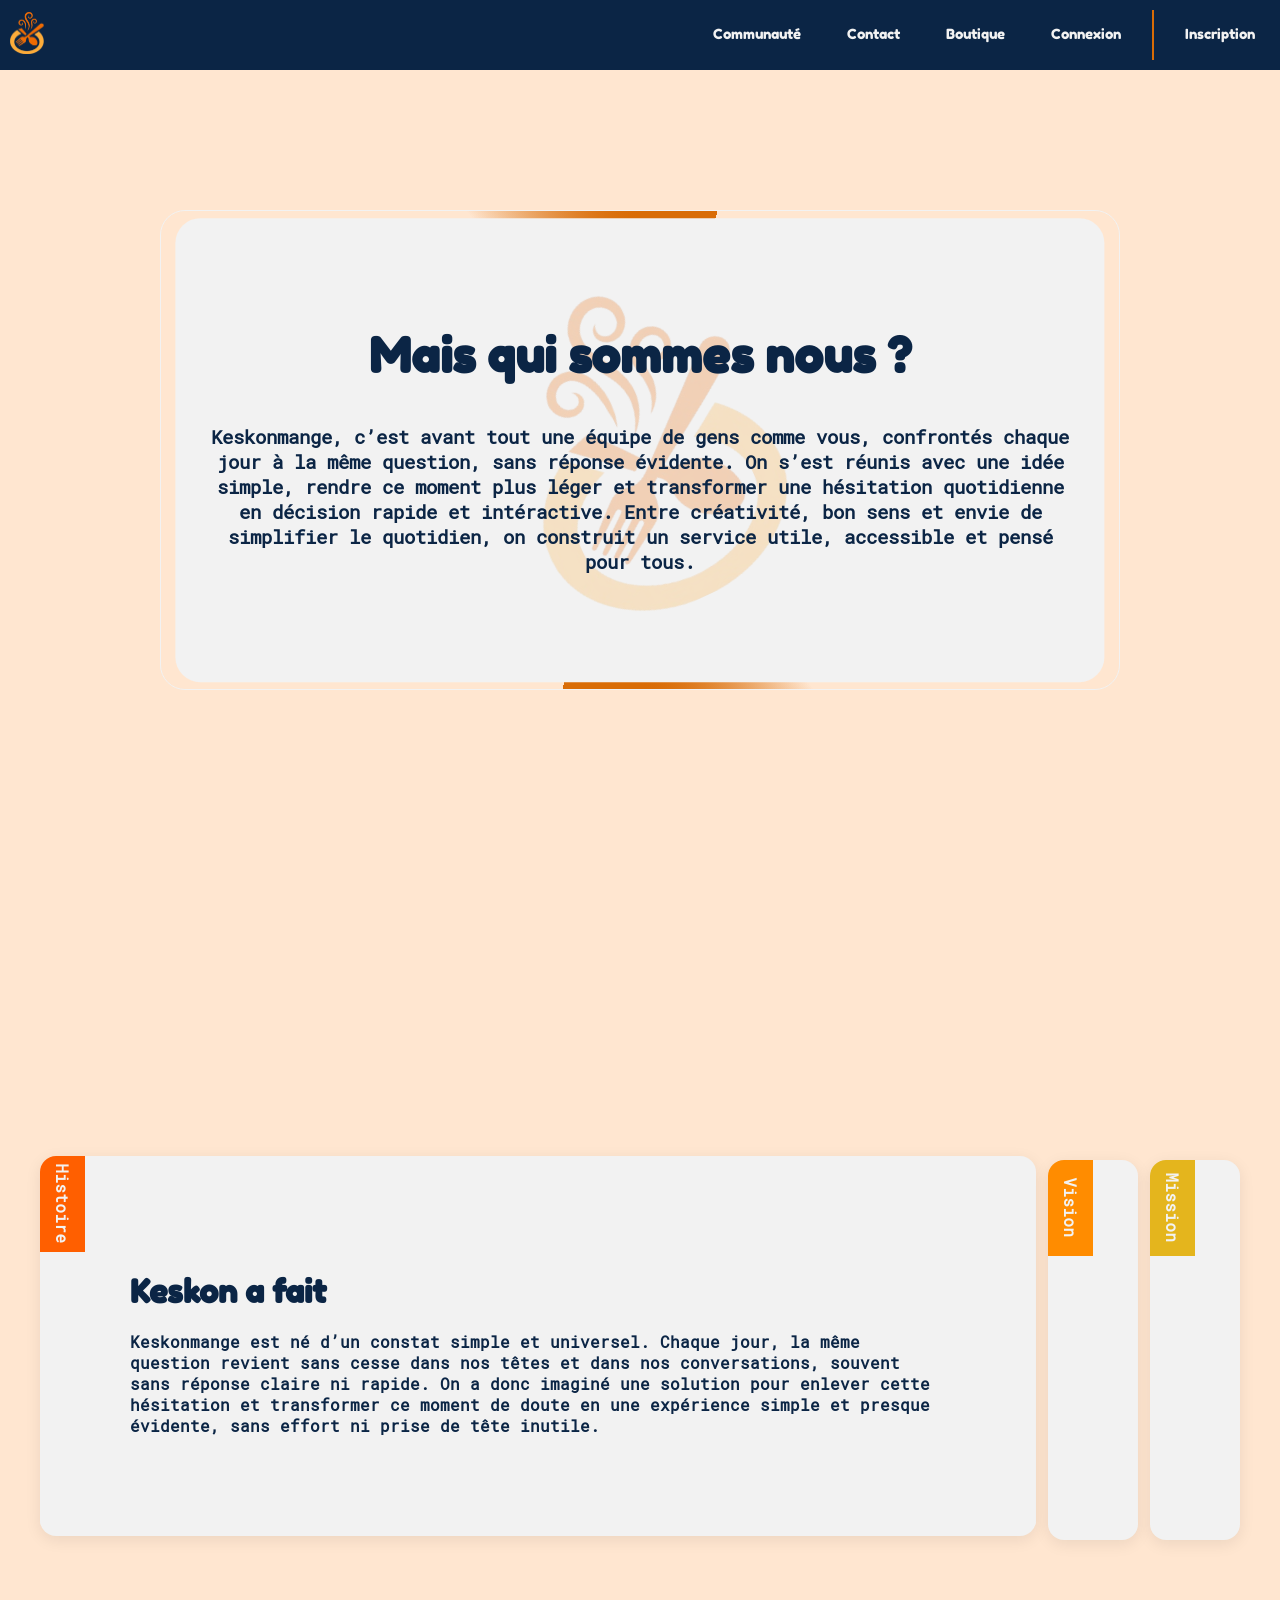
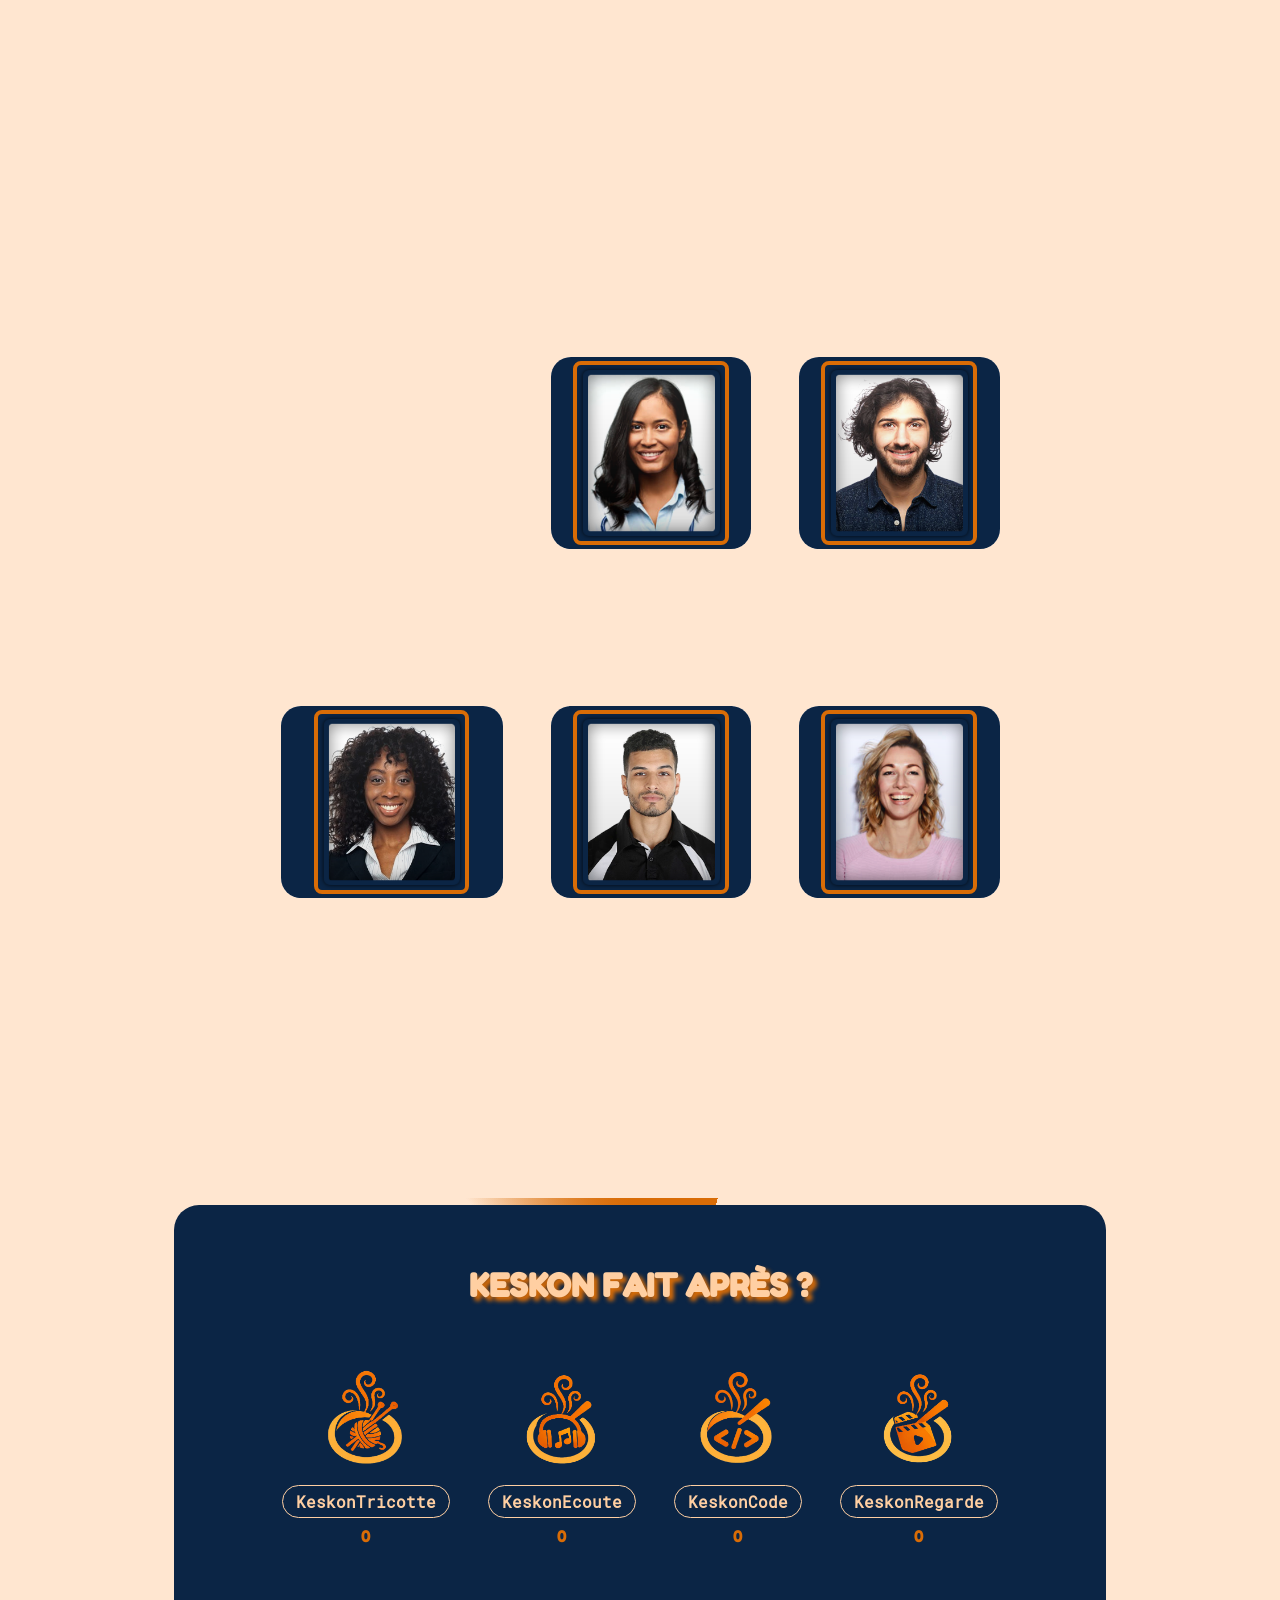
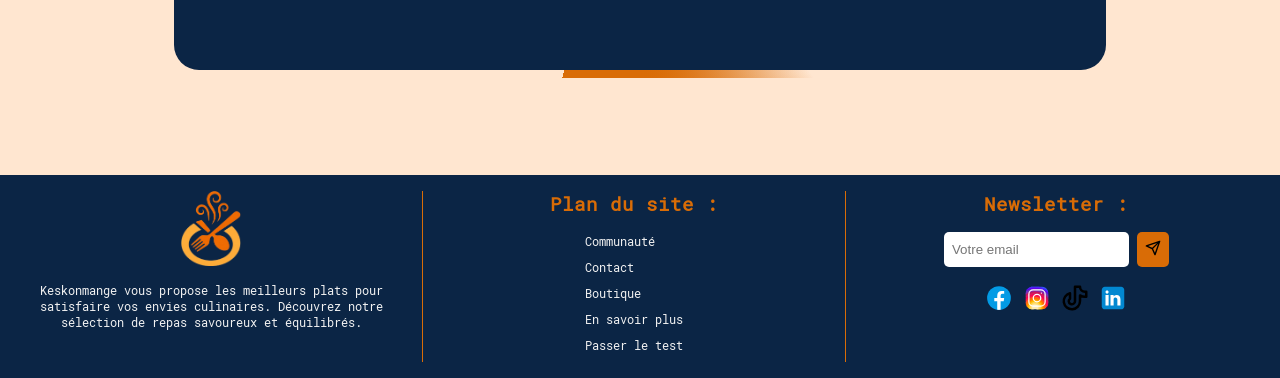
<file: About_us_Page/aboutus.html>
<!doctype html>
<html lang="fr">
  <head>
    <meta charset="UTF-8" />
    <meta name="viewport" content="width=device-width, initial-scale=1.0" />
    <title>Keskonmange | About us</title>
    <link rel="shortcut icon" href="../Assets/Image/Logo.png" />
    <link rel="stylesheet" href="aboutus.css" />
    <link rel="stylesheet" href="aboutusMQ.css" />
    <link rel="stylesheet" href="../nav.css" />
    <link rel="stylesheet" href="../footer.css" />
    <link rel="stylesheet" href="../global.css" />
  </head>

  <body>
    <header>
      <!-- création + ajouter NAV COMMUNE -->
      <!-- nav -->
      <nav class="navbar">
        <!-- logonav -->
        <a href="../homepage/home.html"
          ><img src="../Assets/Image/Logo.png" alt="Keskonmange Logo"
        /></a>
        <!-- link nav -->
        <ul>
          <li id="comunityLink">
            <a href="../comunity/comunity.html">Communauté</a>
          </li>
          <li id="contactLink">
            <a href="../Contact_Page/contact.html">Contact</a>
          </li>
          <li id="shopLink"><a href="../shop_page/shop.html">Boutique</a></li>
          <li class="logInLink"><a href="#">Connexion</a></li>
          <hr />
          <li class="signInLink"><a href="#">Inscription</a></li>
        </ul>
        <!-- Icon burger for mobile version -->
        <div id="burgerIcon" class="burgerMenuActive"></div>
      </nav>
    </header>
    <main>
      <!-- section #1 "Qui sommes nous"  -->
      <section class="s1">
        <div class="box1">
          <div class="box1-logo"></div>
          <div class="box1_inside">
            <h1 class="heading-1">Mais qui sommes nous ?</h1>
            <p>
              Keskonmange, c’est avant tout une équipe de gens comme vous,
              confrontés chaque jour à la même question, sans réponse évidente.
              On s’est réunis avec une idée simple, rendre ce moment plus léger
              et transformer une hésitation quotidienne en décision rapide et
              intéractive. Entre créativité, bon sens et envie de simplifier le
              quotidien, on construit un service utile, accessible et pensé pour
              tous.
            </p>
          </div>
        </div>
      </section>

      <!-- section #2 "Accordéon =Histoire / Vision / Mission" -->
      <section class="accordeus">
        <div class="accordion">
          <!-- accordion 1/3 -->
          <details name="info" open>
            <summary>Histoire</summary>
            <div class="content">
              <h3>Keskon a fait</h3>
              <p>
                Keskonmange est né d’un constat simple et universel. Chaque
                jour, la même question revient sans cesse dans nos têtes et dans
                nos conversations, souvent sans réponse claire ni rapide. On a
                donc imaginé une solution pour enlever cette hésitation et
                transformer ce moment de doute en une expérience simple et
                presque évidente, sans effort ni prise de tête inutile.
              </p>
            </div>
          </details>
          <!-- accordion 2/3 -->
          <details name="info">
            <summary>Vision</summary>
            <div class="content">
              <h3>Keskon veut faire</h3>
              <p>
                On veut aller plus loin que de simples idées de repas. Notre
                ambition est de créer un réflexe du quotidien pour tous ceux qui
                ne veulent plus perdre de temps à réfléchir inutilement.
                Keskonmange doit devenir un outil évident, presque instinctif,
                capable de s’adapter à chacun, à ses envies et à son rythme pour
                rendre chaque décision fluide, rapide et naturelle.
              </p>
            </div>
          </details>
          <!-- accordion 3/3 -->
          <details name="info">
            <summary>Mission</summary>
            <div class="content">
              <h3>Keskon va faire</h3>
              <p>
                On va construire une expérience toujours plus intelligente et
                personnalisée pour accompagner chaque moment de vie. Grâce à des
                suggestions pertinentes et évolutives dans le temps, on aidera
                chacun à décider sans effort et avec plaisir au quotidien.
                Keskonmange deviendra un allié simple, fiable et incontournable
                pour répondre à cette question que tout le monde se pose.
              </p>
            </div>
          </details>
        </div>
      </section>

      <!-- section #3 "Cards animations = L'équipe" -->
      <section class="Container">
        <h1><span class="h1-inner">la dream team</span></h1>
        <div class="crew-cards">
          <!-- card1 -->
          <div class="card">
            <div class="top">
              <img src="../About_us_Page/crewcards/A_pp.png" alt="Alma" />
            </div>
            <div class="bottom">
              <h2>Alma, la cheffe</h2>
              <p>
                Elle imagine des recettes gourmandes et faciles à cuisiner pour
                tous les jours.<br />
                <strong>Péché mignon? Empanadas</strong>
              </p>
            </div>
          </div>
          <!-- card2 -->
          <div class="card">
            <div class="top">
              <img src="../About_us_Page/crewcards/B_pp.png" alt="Boris" />
            </div>
            <div class="bottom">
              <h2>Boris, la tech</h2>
              <p>
                Il développe des outils qui fluidifie votre expérience et vous
                aide à trouver un repas en quelques clics.<br />
                <strong>Péché mignon? Burger</strong>
              </p>
            </div>
          </div>
          <!-- card3 -->
          <div class="card">
            <div class="top">
              <img src="../About_us_Page/crewcards/C_pp.png" alt="Charline" />
            </div>
            <div class="bottom">
              <h2>Charline, la vision</h2>
              <p>
                Elle pilote Keskonmange au quotidien avec clarté, proposant un
                service agréable pour tous.
                <br />
                <strong>Péché mignon? Bun Cha</strong>
              </p>
            </div>
          </div>
          <!-- card4 -->
          <div class="card">
            <div class="top">
              <img src="../About_us_Page/crewcards/D_pp.png" alt="Driss" />
            </div>
            <div class="bottom">
              <h2>Driss, le coach</h2>
              <p>
                Il vous aide à manger sain, sans contrainte. Son nindo ? Le
                plaisir de bien manger sans se frustrer. <br />
                <strong>Péché mignon? Riz dinde</strong>
              </p>
            </div>
          </div>
          <!-- card5 -->
          <div class="card">
            <div class="top">
              <img src="../About_us_Page/crewcards/E_pp.png" alt="Estelle" />
            </div>
            <div class="bottom">
              <h2>Estelle, la créa</h2>
              <p>
                La D.A c'est son dada. Elle pense et propose un service fluide
                et agréable à utiliser chaque jour. <br />
                <strong>Péché mignon? Risotto</strong>
              </p>
            </div>
          </div>
        </div>
      </section>

      <!-- section #4 "Keskon fait après ?" -->
      <section class="s4">
        <div class="box2">
          <div class="s4box">
            <h2>KESKON FAIT APRÈS ?</h2>
            <div class="iconbox">
              <div class="iconitem">
                <div class="iconwrap">
                  <img
                    src="../About_us_Page/pictures_backgournd/keskonIcons/noBG/KeskonTricotte-removebg.png"
                    alt="keskontricotte"
                  />
                </div>
                <a>KeskonTricotte</a>
              </div>

              <div class="iconitem">
                <div class="iconwrap">
                  <img
                    src="../About_us_Page/pictures_backgournd/keskonIcons/noBG/keskonécoute-removebg.png"
                    alt="keskonécoute"
                  />
                </div>
                <a>KeskonEcoute</a>
              </div>
              <div class="iconitem">
                <div class="iconwrap">
                  <img
                    src="../About_us_Page/pictures_backgournd/keskonIcons/noBG/keskonCode-removebg.png"
                    alt="keskoncode"
                  />
                </div>
                <a>KeskonCode</a>
              </div>
              <div class="iconitem">
                <div class="iconwrap">
                  <img
                    src="../About_us_Page/pictures_backgournd/keskonIcons/noBG/KeskonRegarde-removebg.png"
                    alt="keskonregarde"
                  />
                </div>
                <a>KeskonRegarde</a>
              </div>
            </div>
          </div>
        </div>
      </section>
    </main>
    <!-- création + ajouter FOOTER commun -->
    <footer>
      <!-- Description du site -->
      <section class="containerFooter">
        <div class="footer-logo block">
          <img
            class="logo-footer"
            src="../Contact_Page/ImagesContact/Logo.png"
            alt="Logo Keskonmange"
          />
          <p>
            Keskonmange vous propose les meilleurs plats pour satisfaire vos
            envies culinaires. Découvrez notre sélection de repas savoureux et
            équilibrés.
          </p>
        </div>
        <!-- Plan du site -->
        <div class="footerLinks block">
          <h3>Plan du site :</h3>
          <ul>
            <li id="comunityLink">
              <a href="../comunity/comunity.html">Communauté</a>
            </li>
            <li id="contactLink">
              <a href="../Contact_Page/contact.html" target="_blank">Contact</a>
            </li>
            <li id="shopLink">
              <a href="../shop_page/shop.html" target="_blank">Boutique</a>
            </li>
            <li id="aboutUsLink">
              <a href="../About_us_Page/aboutus.html" target="_blank"
                >En savoir plus</a
              >
            </li>
            <li id="testLink">
              <a href="../testPage/testPage.html" target="_blank"
                >Passer le test</a
              >
            </li>
          </ul>
        </div>

        <!-- Newsletter + réseaux sociaux -->
        <div class="newsletter block">
          <h3>Newsletter :</h3>
          <div class="inputNewsletter">
            <input type="email" placeholder="Votre email" />
            <button>
              <svg
                xmlns="http://www.w3.org/2000/svg"
                width="16"
                height="16"
                fill="currentColor"
                viewBox="0 0 16 16"
              >
                <path
                  fill-rule="evenodd"
                  d="M15.328 1.294a.798.798 0 0 0-.034-.174c-.006-.02-.013-.046-.026-.066A.65.65 0 0 0 15.14.86a.648.648 0 0 0-.267-.153.567.567 0 0 0-.146-.027.338.338 0 0 0-.087-.013.478.478 0 0 0-.193.04h-.007c-.013.007-.02.007-.033.013L1.114 5.374a.66.66 0 0 0-.446.6.658.658 0 0 0 .393.633l5.78 2.567 2.56 5.766c.107.247.36.407.633.394a.668.668 0 0 0 .6-.447l4.667-13.333a.743.743 0 0 0 .033-.207c0-.02-.006-.04-.006-.053ZM12.12 2.94 7.188 7.874l-4.047-1.8 8.98-3.134Zm-2.187 9.927L8.128 8.814l4.96-4.96-3.154 9.013Z"
                />
              </svg>
            </button>
          </div>

          <!-- Réseaux sociaux footer -->
          <ul>
            <li>
              <img
                src="../Contact_Page/ImagesContact/icons8-facebook.svg"
                alt="Logo Facebook"
              />
            </li>
            <li>
              <img
                src="../Contact_Page/ImagesContact/icons8-instagram.svg"
                alt="Logo Instagram"
              />
            </li>
            <li>
              <img
                src="../Contact_Page/ImagesContact/icons8-tiktok.svg"
                alt="Logo Tiktok"
              />
            </li>
            <li>
              <img
                src="../Contact_Page/ImagesContact/icons8-linkedin.svg"
                alt="Logo Linkedin"
              />
            </li>
          </ul>
        </div>
      </section>
    </footer>
    <!-- JAVASCRIPT MIAM MIAM -->
    <script src="aboutus.js"></script>
  </body>
</html>
</file>
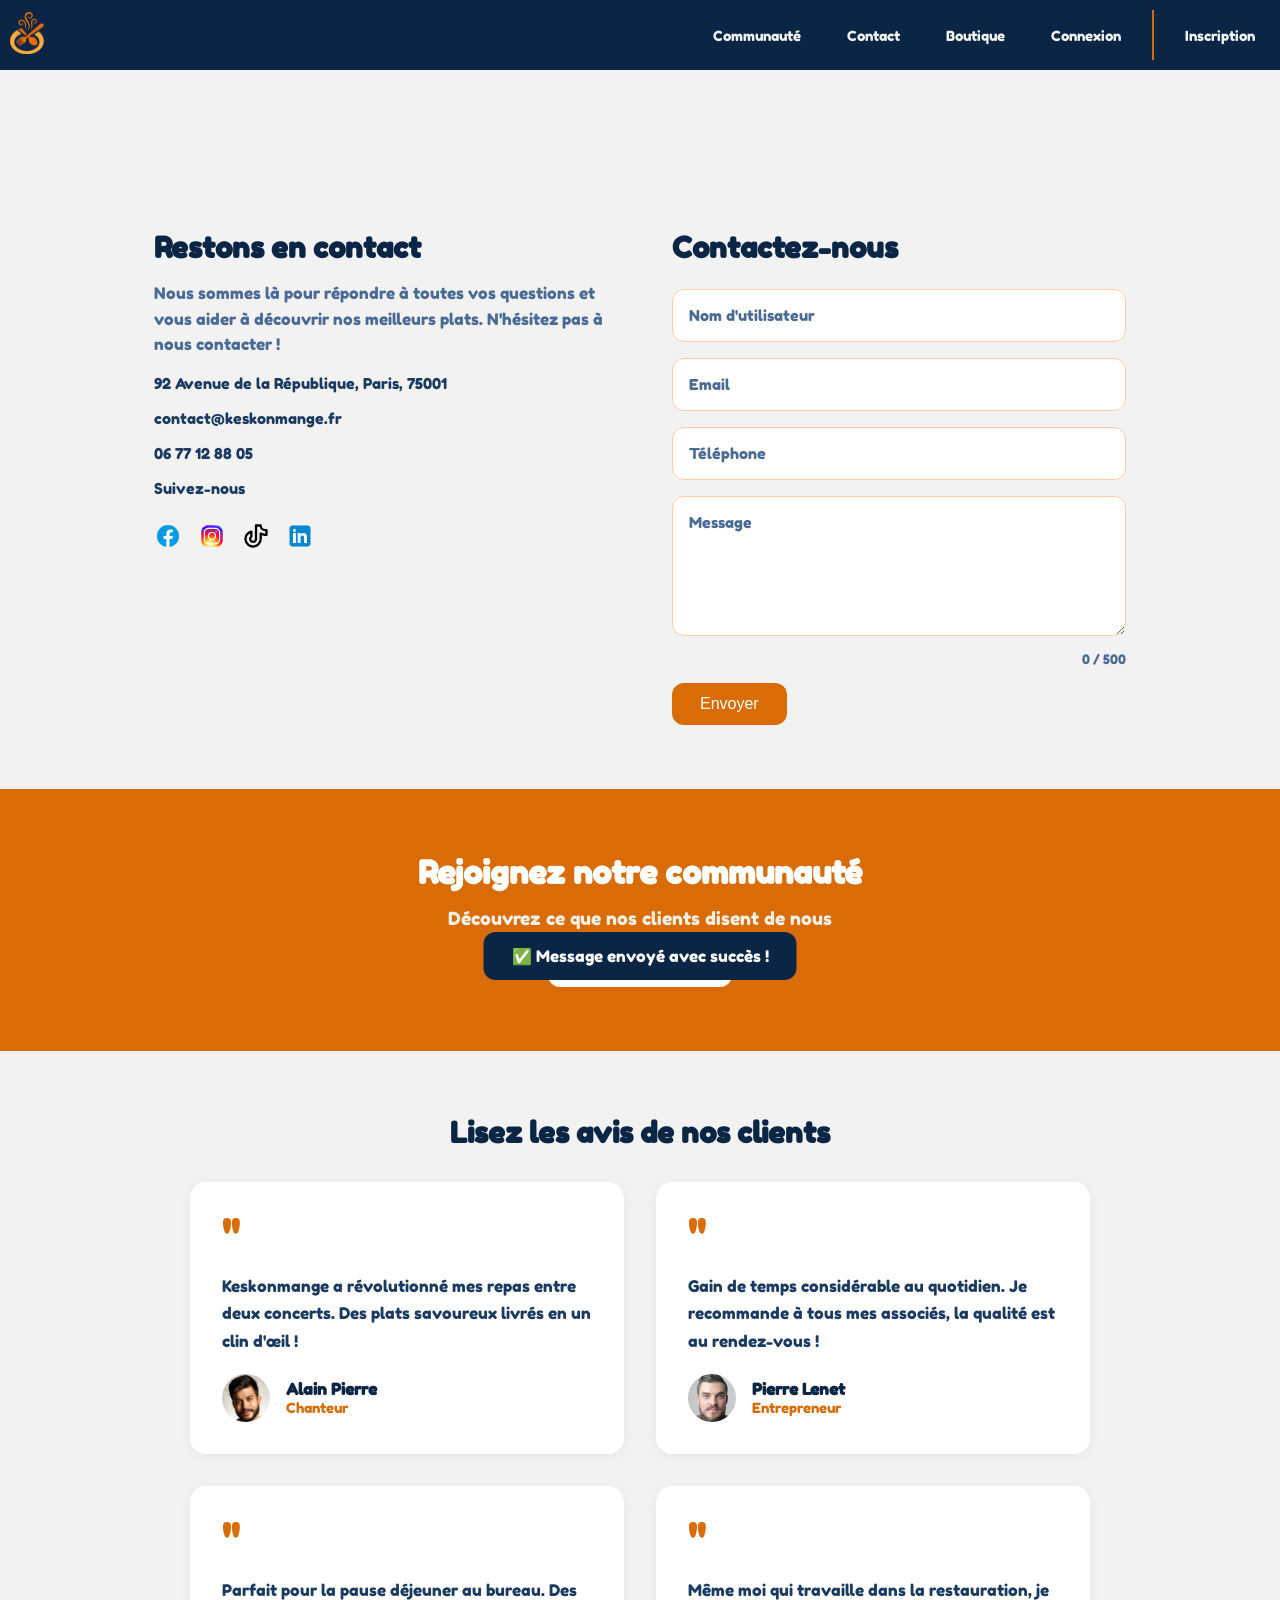
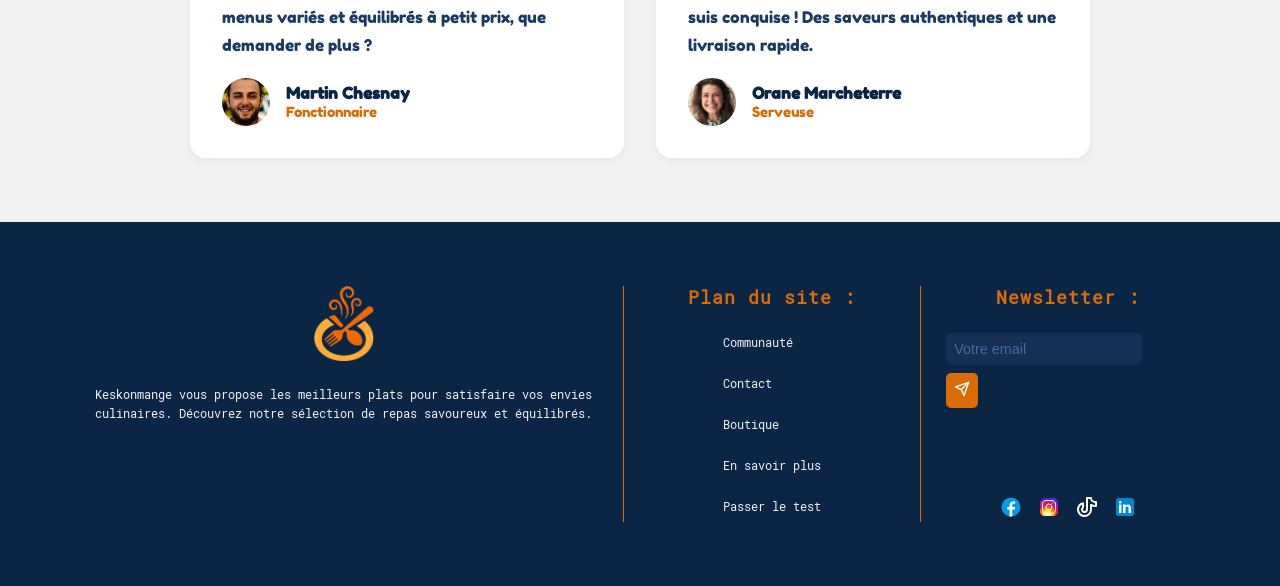
<file: Contact_Page/contact.html>
<!doctype html>
<html lang="fr">
  <head>
    <meta charset="UTF-8" />
    <meta name="viewport" content="width=device-width, initial-scale=1.0" />
    <title>Keskonmange</title>
    <link rel="shortcut icon" href="../Assets/Image/Logo.png" type="image/x-icon" />
    <link rel="stylesheet" href="./contact.css" />
     <link rel="stylesheet" href="../footer.css" />
    <link rel="stylesheet" href="../nav.css" />
    <link rel="stylesheet" href="../global.css" />
  </head>
  <body>
    <!-- ===== HEADER ===== -->

    <header>

         <!-- nav -->
        <nav class="navbar">
            <!-- logonav -->
            <a href="../homepage/home.html"><img src="../Assets/Image/Logo.png" alt="Keskonmange Logo" /></a>
            <!-- link nav -->
            <ul>
                <li id="comunityLink"><a href="../comunity/comunity.html">Communauté</a></li>
                <li id="contactLink"><a href="../Contact_Page/contact.html">Contact</a></li>
                <li id="shopLink"><a href="../shop_page/shop.html">Boutique</a></li>
                <li class="logInLink"><a href="#">Connexion</a></li>
                <hr />
                <li class="signInLink"><a href="#">Inscription</a></li>
            </ul>
            <!-- Icon burger for mobile version -->
            <div id="burgerIcon" class="burgerMenuActive"></div>
        </nav>

    </header>
    <!-- ===== SECTION CONTACT ===== -->
    <section>
      <div class="contact">
        <!-- Infos de contact -->
        <div class="firstcontact">
          <h2>Restons en contact</h2>
          <p>
            Nous sommes là pour répondre à toutes vos questions et vous aider à
            découvrir nos meilleurs plats. N'hésitez pas à nous contacter !
          </p>
          <span>92 Avenue de la République, Paris, 75001</span>
          <span>contact@keskonmange.fr</span>
          <span>06 77 12 88 05</span>

          <!-- Réseaux sociaux -->
          <span>Suivez-nous</span>
          <ul>
            <li>
              <img
                src="../Contact_Page/ImagesContact/icons8-facebook.svg"
                alt="Logo Facebook"
              />
            </li>
            <li>
              <img
                src="../Contact_Page/ImagesContact/icons8-instagram.svg"
                alt="Logo Instagram"
              />
            </li>
            <li>
              <img
                src="../Contact_Page/ImagesContact/icons8-tiktok.svg"
                alt="Logo Tiktok"
              />
            </li>
            <li>
              <img
                src="../Contact_Page/ImagesContact/icons8-linkedin.svg"
                alt="Logo Linkedin"
              />
            </li>
          </ul>
        </div>

        <!-- Formulaire de contact -->
        <div class="secondcontact">
          <h2>Contactez-nous</h2>
          <form>
            <input type="text" placeholder="Nom d'utilisateur" />
            <input type="email" placeholder="Email" />
            <input type="tel" placeholder="Téléphone" />
            <textarea placeholder="Message"></textarea>
            <button type="submit">Envoyer</button>
          </form>
        </div>
      </div>
    </section>

    <!-- ===== BANNIÈRE CTA ===== -->
    <section class="banniere">
      <h2>Rejoignez notre communauté</h2>
      <p>Découvrez ce que nos clients disent de nous</p>
      <button type="submit">Rejoignez-nous !</button>
    </section>

    <!-- ===== AVIS CLIENTS ===== -->
    <section class="avisclients">
      <h2>Lisez les avis de nos clients</h2>

      <div class="temoignages">
        <!-- Carte 1 : sans auteur -->
        <section class="carte-temoignage">
          <span class="guillemet">"</span>
          <p class="texte">
            Keskonmange a révolutionné mes repas entre deux concerts. Des plats
            savoureux livrés en un clin d'œil !
          </p>
          <div class="auteur">
            <img
              src="../Contact_Page/ImagesContact/Alain Pierre.png"
              alt="Portrait de Alain Pierre"
            />
            <div>
              <p class="nom">Alain Pierre</p>
              <p class="profession">Chanteur</p>
            </div>
          </div>
        </section>

        <!-- Carte 2 : sans auteur -->
        <section class="carte-temoignage">
          <span class="guillemet">"</span>
          <p class="texte">
            Gain de temps considérable au quotidien. Je recommande à tous mes
            associés, la qualité est au rendez-vous !
          </p>
          <div class="auteur">
            <img
              src="./ImagesContact/Pierre Lenet.png"
              alt="Portrait de Pierre Lenet"
            />
            <div>
              <p class="nom">Pierre Lenet</p>
              <p class="profession">Entrepreneur</p>
            </div>
          </div>
        </section>

        <!-- Carte 3 : avec auteur -->
        <section class="carte-temoignage">
          <span class="guillemet">"</span>
          <p class="texte">
            Parfait pour la pause déjeuner au bureau. Des menus variés et
            équilibrés à petit prix, que demander de plus ?
          </p>
          <div class="auteur">
            <img
              src="../Contact_Page/ImagesContact/Martin Chesnay.png"
              alt="Portrait de Martin Chesnay"
            />
            <div>
              <p class="nom">Martin Chesnay</p>
              <p class="profession">Fonctionnaire</p>
            </div>
          </div>
        </section>

        <!-- Carte 4 : avec auteur -->
        <section class="carte-temoignage">
          <span class="guillemet">"</span>
          <p class="texte">
            Même moi qui travaille dans la restauration, je suis conquise ! Des
            saveurs authentiques et une livraison rapide.
          </p>
          <div class="auteur">
            <img
              src="../Contact_Page/ImagesContact/Orane Marcheterre.png"
              alt="Portrait de Orane Marcheterre"
            />
            <div>
              <p class="nom">Orane Marcheterre</p>
              <p class="profession">Serveuse</p>
            </div>
          </div>
        </section>
      </div>
    </section>

    <!-- ===== FOOTER ===== -->
  <footer>
      <!-- Description du site -->
       <section class="containerFooter">
      <div class="footer-logo block">
        <img
          class="logo-footer"
          src="../Contact_Page/ImagesContact/Logo.png"
          alt="Logo Keskonmange"
        />
        <p>
          Keskonmange vous propose les meilleurs plats pour satisfaire vos
          envies culinaires. Découvrez notre sélection de repas savoureux et
          équilibrés.
        </p>
      </div>
      <!-- Plan du site -->
      <div class="footerLinks block">
        <h3>Plan du site :</h3>
        <ul>
                <li id="comunityLink"><a href="../comunity/comunity.html">Communauté</a></li>
                <li id="contactLink"><a href="../Contact_Page/contact.html" target="_blank">Contact</a></li>
                <li id="shopLink"><a href="../shop_page/shop.html"  target="_blank">Boutique</a></li>
                <li id="aboutUsLink"><a href="../About_us_Page/aboutus.html" target="_blank">En savoir plus</a></li>
                <li id="testLink"><a href="../testPage/testPage.html" target="_blank">Passer le test</a></li>


                
            </ul>
      </div>

      <!-- Newsletter + réseaux sociaux -->
      <div class="newsletter block">
        <h3>Newsletter :</h3>
        <div class="inputNewsletter">
        <input type="email" placeholder="Votre email" />
        <button>
          <svg
            xmlns="http://www.w3.org/2000/svg"
            width="16"
            height="16"
            fill="currentColor"
            viewBox="0 0 16 16"
          >
            <path
              fill-rule="evenodd"
              d="M15.328 1.294a.798.798 0 0 0-.034-.174c-.006-.02-.013-.046-.026-.066A.65.65 0 0 0 15.14.86a.648.648 0 0 0-.267-.153.567.567 0 0 0-.146-.027.338.338 0 0 0-.087-.013.478.478 0 0 0-.193.04h-.007c-.013.007-.02.007-.033.013L1.114 5.374a.66.66 0 0 0-.446.6.658.658 0 0 0 .393.633l5.78 2.567 2.56 5.766c.107.247.36.407.633.394a.668.668 0 0 0 .6-.447l4.667-13.333a.743.743 0 0 0 .033-.207c0-.02-.006-.04-.006-.053ZM12.12 2.94 7.188 7.874l-4.047-1.8 8.98-3.134Zm-2.187 9.927L8.128 8.814l4.96-4.96-3.154 9.013Z"
            />
          </svg>
        </button>
        </div>

        <!-- Réseaux sociaux footer -->
        <ul>
          <li>
            <img
              src="../Contact_Page/ImagesContact/icons8-facebook.svg"
              alt="Logo Facebook"
            />
          </li>
          <li>
            <img
              src="../Contact_Page/ImagesContact/icons8-instagram.svg"
              alt="Logo Instagram"
            />
          </li>
          <li>
            <img
              src="../Contact_Page/ImagesContact/icons8-tiktok.svg"
              alt="Logo Tiktok"
            />
          </li>
          <li>
            <img
              src="../Contact_Page/ImagesContact/icons8-linkedin.svg"
              alt="Logo Linkedin"
            />
          </li>
        </ul>
      </div>
      </section>
    </footer>
    <script src="./contact.js"></script>
  </body>
</html>
</file>
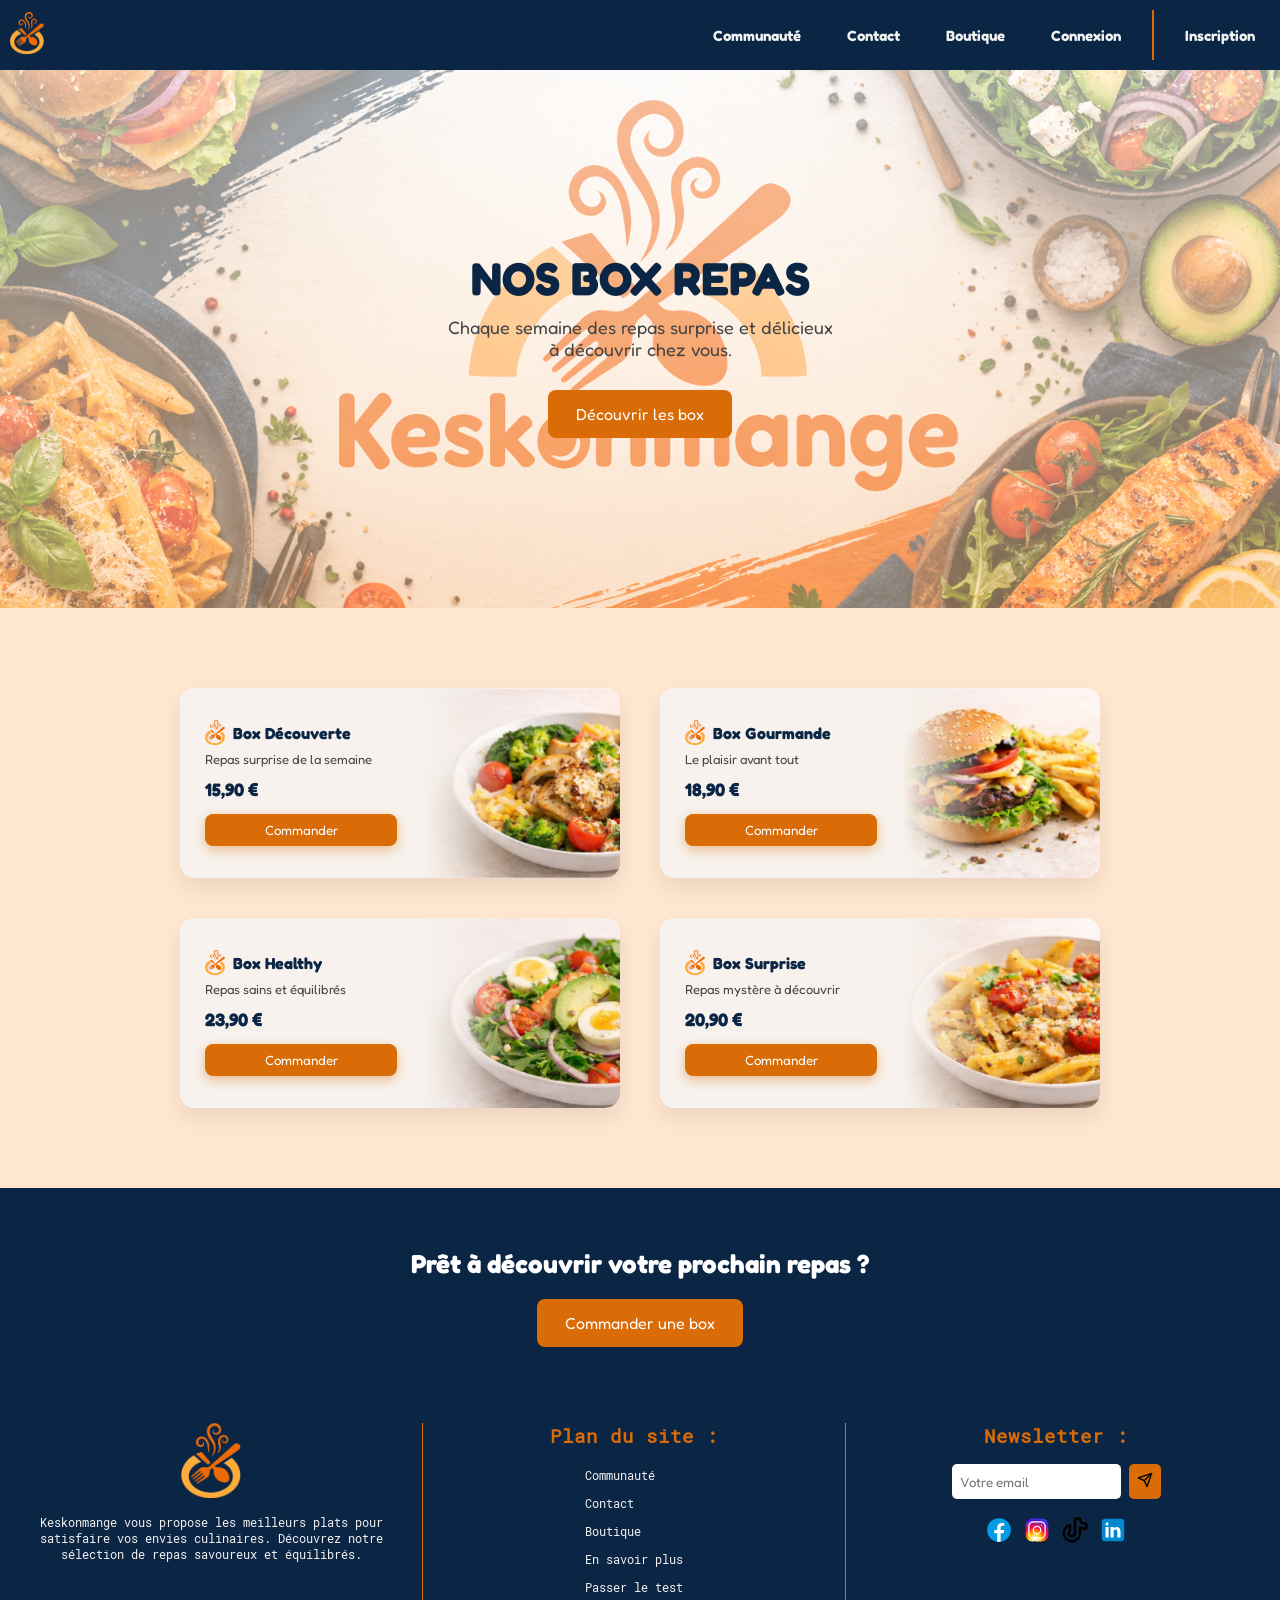
<file: shop_page/shop.html>
<!DOCTYPE html>
<html lang="fr">

<head>

    <meta charset="UTF-8">
    <meta name="viewport" content="width=device-width, initial-scale=1.0">

    <title>Keskonmange Shop</title>

    <link rel="stylesheet" href="shop.css">
    <link rel="stylesheet" href="../nav.css" />
    <link rel="stylesheet" href="../global.css" />
    <link rel="stylesheet" href="../footer.css" />

    <link href="https://fonts.googleapis.com/css2?family=Fredoka+One&display=swap" rel="stylesheet">

</head>

<body>


    <header>
        <!-- nav -->
        <nav class="navbar">
            <!-- logonav -->
            <a href="../homepage/home.html"><img src="../Assets/Image/Logo.png" alt="Keskonmange Logo" /></a>
            <!-- link nav -->
            <ul>
                <li id="comunityLink"><a href="../comunity/comunity.html" target="_blank">Communauté</a></li>
                <li id="contactLink"><a href="../Contact_Page/contact.html" target="_blank">Contact</a></li>
                <li id="shopLink"><a href="shop.html" target="_blank">Boutique</a></li>
                <li class="logInLink"><a href="#">Connexion</a></li>
                <hr />
                <li class="signInLink"><a href="#">Inscription</a></li>
            </ul>
            <!-- Icon burger for mobile version -->
            <div id="burgerIcon" class="burgerMenuActive"></div>
        </nav>
    </header>



    <!-- HERO -->

    <section class="hero">

        <h1>NOS BOX REPAS</h1>

        <p>Chaque semaine des repas surprise et délicieux<br>
            à découvrir chez vous.</p>

        <button class="btn-primary">Découvrir les box</button>

    </section>



    <!-- BOX SECTION -->

    <section class="box-container">

        <div class="box-card reveal">

            <div class="box-left">

                <div class="box-title">
                    <img src="Logo3.png" class="mini-logo">
                    <h3>Box Découverte</h3>
                </div>

                <p>Repas surprise de la semaine</p>
                <span class="price">15,90 €</span>

                <button class="btn-order">Commander</button>

            </div>

            <div class="box-image">
                <img src="box découverte.png">
            </div>

        </div>


        <div class="box-card reveal">

            <div class="box-left">

                <div class="box-title">
                    <img src="Logo3.png" class="mini-logo">
                    <h3>Box Gourmande</h3>
                </div>

                <p>Le plaisir avant tout</p>
                <span class="price">18,90 €</span>

                <button class="btn-order">Commander</button>

            </div>

            <div class="box-image">
                <img src="box gourmande.png">
            </div>

        </div>


        <div class="box-card reveal">

            <div class="box-left">

                <div class="box-title">
                    <img src="Logo3.png" class="mini-logo">
                    <h3>Box Healthy</h3>
                </div>

                <p>Repas sains et équilibrés</p>
                <span class="price">23,90 €</span>

                <button class="btn-order">Commander</button>

            </div>

            <div class="box-image">
                <img src="box healthy.png">
            </div>

        </div>


        <div class="box-card reveal">

            <div class="box-left">

                <div class="box-title">
                    <img src="Logo3.png" class="mini-logo">
                    <h3>Box Surprise</h3>
                </div>

                <p>Repas mystère à découvrir</p>
                <span class="price">20,90 €</span>

                <button class="btn-order">Commander</button>

            </div>

            <div class="box-image">
                <img src="box surprise.png">
            </div>

        </div>

    </section>


    <!-- CTA -->

    <section class="cta">

        <h2>Prêt à découvrir votre prochain repas ?</h2>

        <button class="btn-primary pulse">Commander une box</button>

    </section>


    <footer>
        <!-- Description du site -->
        <section class="containerFooter">
            <div class="footer-logo block">
                <img class="logo-footer" src="../Contact_Page/ImagesContact/Logo.png" alt="Logo Keskonmange" />
                <p>
                    Keskonmange vous propose les meilleurs plats pour satisfaire vos
                    envies culinaires. Découvrez notre sélection de repas savoureux et
                    équilibrés.
                </p>
            </div>
            <!-- Plan du site -->
            <div class="footerLinks block">
                <h3>Plan du site :</h3>
                <ul>
                    <li id="comunityLink"><a href="../comunity/comunity.html" target="_blank">Communauté</a></li>
                    <li id="contactLink"><a href="../Contact_Page/contact.html" target="_blank">Contact</a></li>
                    <li id="shopLink"><a href="../shop_page/shop.html" target="_blank">Boutique</a></li>
                    <li id="aboutUsLink"><a href="../About_us_Page/aboutus.html" target="_blank">En savoir plus</a></li>
                    <li id="testLink"><a href="../testPage/testPage.html" target="_blank">Passer le test</a></li>



                </ul>
            </div>

            <!-- Newsletter + réseaux sociaux -->
            <div class="newsletter block">
                <h3>Newsletter :</h3>
                <div class="inputNewsletter">
                    <input type="email" placeholder="Votre email" />
                    <button>
                        <svg xmlns="http://www.w3.org/2000/svg" width="16" height="16" fill="currentColor"
                            viewBox="0 0 16 16">
                            <path fill-rule="evenodd"
                                d="M15.328 1.294a.798.798 0 0 0-.034-.174c-.006-.02-.013-.046-.026-.066A.65.65 0 0 0 15.14.86a.648.648 0 0 0-.267-.153.567.567 0 0 0-.146-.027.338.338 0 0 0-.087-.013.478.478 0 0 0-.193.04h-.007c-.013.007-.02.007-.033.013L1.114 5.374a.66.66 0 0 0-.446.6.658.658 0 0 0 .393.633l5.78 2.567 2.56 5.766c.107.247.36.407.633.394a.668.668 0 0 0 .6-.447l4.667-13.333a.743.743 0 0 0 .033-.207c0-.02-.006-.04-.006-.053ZM12.12 2.94 7.188 7.874l-4.047-1.8 8.98-3.134Zm-2.187 9.927L8.128 8.814l4.96-4.96-3.154 9.013Z" />
                        </svg>
                    </button>
                </div>

                <!-- Réseaux sociaux footer -->
                <ul>
                    <li>
                        <img src="../Contact_Page/ImagesContact/icons8-facebook.svg" alt="Logo Facebook" />
                    </li>
                    <li>
                        <img src="../Contact_Page/ImagesContact/icons8-instagram.svg" alt="Logo Instagram" />
                    </li>
                    <li>
                        <img src="../Contact_Page/ImagesContact/icons8-tiktok.svg" alt="Logo Tiktok" />
                    </li>
                    <li>
                        <img src="../Contact_Page/ImagesContact/icons8-linkedin.svg" alt="Logo Linkedin" />
                    </li>
                </ul>
            </div>
        </section>
    </footer>
    <script src="shop.js"></script>
</body>


</html>
</file>
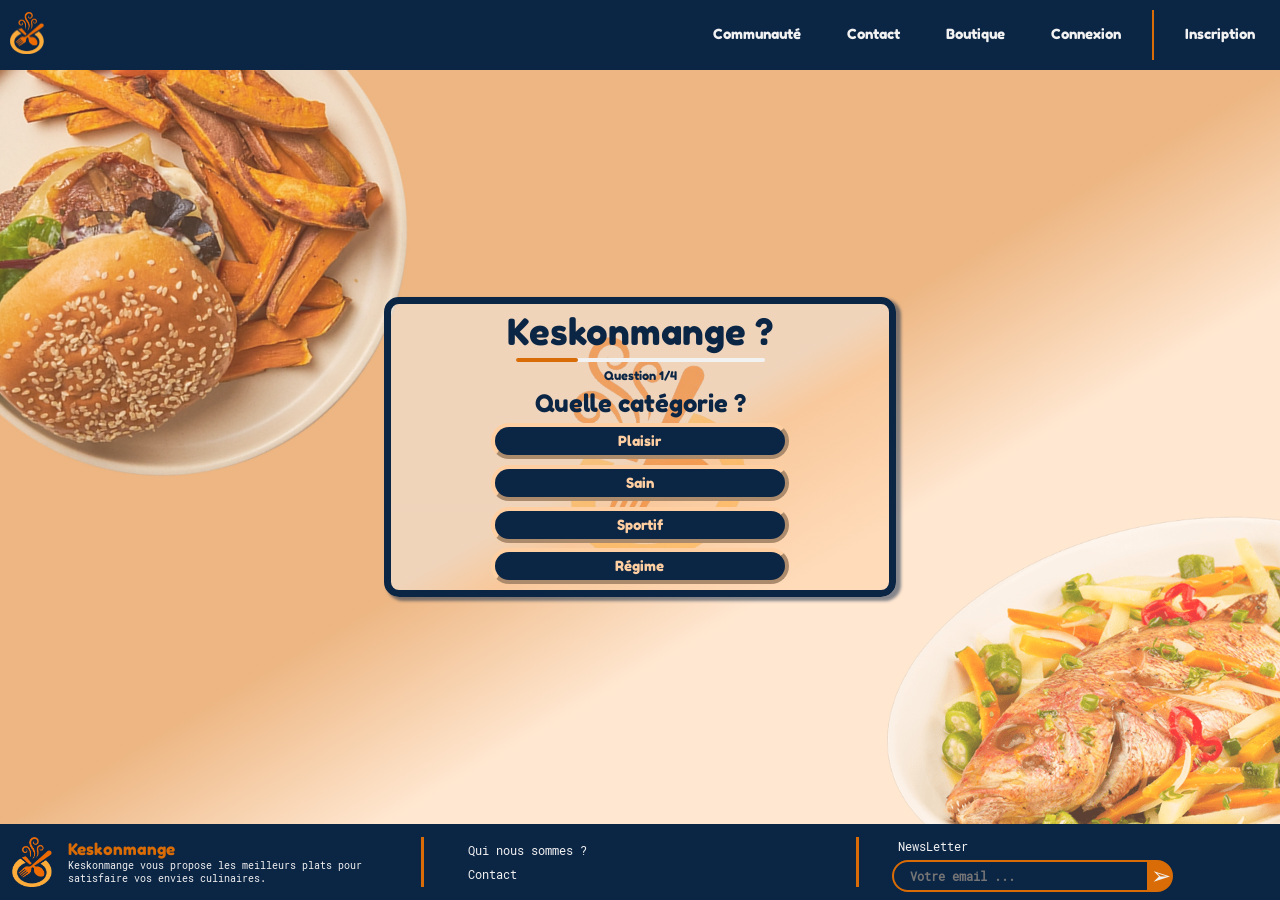
<file: testPage/testPage.html>
<!DOCTYPE html>
<html lang="fr">

<head>
    <link rel="shortcut icon" href="../Assets/Image/Logo.png" type="image/x-icon" />
    <link rel="stylesheet" href="../nav.css">
    <link rel="stylesheet" href="../global.css">
    <link rel="stylesheet" href="testPage.css">
    <link rel="stylesheet" href="mediaQueries.css">
    <meta charset="UTF-8">
    <meta name="viewport" content="width=device-width, initial-scale=1.0">
    <title>Keskonmange | Quizz</title>
</head>
<!-- body -->

<body>
    <!-- header -->
    <header>
        <!-- nav -->
        <nav class="navbar">
            <!-- logonav -->
            <a href="../homepage/home.html"><img src="../Assets/Image/Logo.png" alt="Keskonmange Logo" /></a>
            <!-- link nav -->
            <ul>
                <li id="comunityLink"><a href="../comunity/comunity.html">Communauté</a></li>
                <li id="contactLink"><a href="../Contact_Page/contact.html">Contact</a></li>
                <li id="shopLink"><a href="../shop_page/shop.html">Boutique</a></li>
                <li class="logInLink"><a href="#">Connexion</a></li>
                <hr />
                <li class="signInLink"><a href="#">Inscription</a></li>
            </ul>
            <!-- Icon burger for mobile version -->
            <div id="burgerIcon" class="burgerMenuActive"></div>
        </nav>
    </header>
    <!-- main -->
    <main>
        <!-- background logo -->
        <!-- Quizz section -->
        <section>
            <div id="quizz">
                <h2 id="title">
                    Keskonmange ?
                </h2>
                <!-- Progress bar showing how far the user is in the quiz (1 question answered out of 5) -->
                <progress value="1" max="4"></progress>
                <!-- Text displaying the current question number to the user -->
                <p id="questionNumber">Question 1/4</p>
                <!-- The question asked in the quiz -->
                <h3 id="quizzQuestion"></h3>
                <!-- Answers options -->
                <button class="answerButton">Plaisir</button>
                <button class="answerButton">Sain</button>
                <button class="answerButton">Sportif</button>
                <button class="answerButton">Régime</button>
                <!-- Previous button -->
                <!-- <button id="previousButton">Précédent</button> -->
                <img src="../Assets/Image/Logo.png" alt="Logo" id="backgroundLogo">
            </div>

        </section>
        <!-- Burger image -->
        <img id="burgerImage" src="../Assets/Image/Burger.png" alt="Burger frites" />
        <!-- Fish image -->
        <img id="legumsFish" src="../Assets/Image/LegumsFish.png" alt="Salade poisson" />
        <!-- Left color background -->
        <div class="gauche"></div>
        <!-- Right color backgroud -->
        <div class="droite"></div>
    </main>
    <!-- Footer -->
    <footer>
        <!-- Pitch and logo section -->
        <div id="logoAndPitchDiv">
            <!-- Logo -->
            <img id="logo-footer" src="../Assets/Image/Logo.png" alt="Logo Keskonmange">
            <!-- Title and pitch -->
            <div id="text">
                <h3>Keskonmange</h3>
                <p>Keskonmange vous propose les meilleurs plats pour satisfaire vos envies culinaires.</p>
            </div>

        </div>

        <hr>
        <!-- Link section -->
        <div id="linkDiv">
            <a href="../About_us_Page/aboutus.html">Qui nous sommes ?</a>
            <a href="../Contact_Page/contact.html">Contact</a>
        </div>
        <hr>
        <!-- NewLetter section -->
        <div id="newsletterDiv">
            <span>NewsLetter</span>
            <div id="emailField">
                <input id="email" type="email" placeholder="Votre email ...">
                <button id="send">➢</button>
            </div>
        </div>
    </footer>
    <script src="testPage.js"></script>
</body>

</html>
</file>
<file: About_us_Page/aboutus.css>
:root{
    --radius: 16px;
    --gap: 12px;
    --transition: 1s cubic-bezier(.25,.9,.25,1);
}

*{
    margin: 0;
    padding: 0;
    box-sizing: border-box;
}

html {
    scroll-snap-type: y mandatory;
    overflow-y: scroll;
    width: 100%;
    background:var(--quator-background-color);
}

.navbar {
    background-color: var(--primary);
    display: flex;
    justify-content: space-between;
    align-items: center;
    padding: 10px;
    z-index: 2;
    position: absolute;
    width: 100%;
}

/* section 1 Qui qu'on est? */
.s1 {
    scroll-snap-align: start;
    width: 100%;
    height: 100vh;
    display: flex;
    justify-content: center;
    align-items: center;
}

@property --a{
    syntax: '<angle>';
    initial-value: 0deg;
    inherits: true;
}

.box1 {
    position: relative;
    width: 60rem;
    height: 30rem;
    border-radius: 25px;
    background: repeating-conic-gradient(from var(--a), #d96c06 0%, #d96c06 5%, transparent 5%, transparent 40%, #d96c06 50%);
    border: 1px solid #f2f2f2;
    animation: animate 4s linear infinite;
}

@keyframes animate {
    0%{
        --a: 0deg;
    }
    100%{
        --a: 360deg;
    }
}

.box1::before{
    content: '';
    position: absolute;
    width: 100%;
    height: 100%;
    background: repeating-conic-gradient(from var(--a), #d96c06 0%, #d96c06 5%, transparent 5%, transparent 40%, #d96c06 50%);
    animation: animate 4s linear infinite;
    animation-delay: -1s;
    border-radius: 25px;
}

.box1::after{
    content: '';
    position: absolute;
    width: 97%;
    height: 97%;
    background:var(--secondary);
    left: 50%;
    top: 50%;
    transform: translate(-50%, -50%);
    border-radius: 25px;
}

/* dans la boite1 */
@keyframes slideInLeft {
    from {
        transform: translateX(-200px);
        opacity: 0;
    }
  
    to {
        transform: translateX(0);
        opacity: 100%;
    }

}

.heading-1 {
    animation-name: slideInLeft;
    animation-duration: 0.75s;
    animation-timing-function: ease-in;
    animation-delay: 0.75s;
    animation-iteration-count: 1;
    animation-direction: normal;
    animation-fill-mode: both;
    transform: translateX(-150px);
}

.box1-logo {
    position: absolute;
    width: 20rem;
    height: 20rem;
    background: url(./pictures_backgournd/Logo.png) center/contain no-repeat;
    top: 50%;
    left: 50%;
    transform: translate(-50%, -50%) rotate(-25deg);
    opacity: 0.25;
    z-index: 1;
}

.box1_inside{
    position: relative;
    width: 100%;
    height: 100%;
    padding: 3%;
    color: var(--primary);
    display: flex;
    flex-direction: column;
    align-items: center;
    justify-content: center;
    z-index: 2;
}

.box1_inside p{
    font-family: var(--second-font);
    padding: 0.5rem 1rem;
    text-align: center;
    font-size: 1.2rem;
    font-weight: 600;
}

.box1_inside h1{
    color: var(--primary);
    font-family: var(--main-font);
    font-size: 3rem;
    padding: 0.5rem 1rem;
    padding-bottom: 2rem;
    max-width: 100%;
}



/* section 2 LES ACCORDEONS */
/* trouver une animation JS autour pour habiller le vide */
.accordeus {
    scroll-snap-align: start;
    margin: 0;
    min-height: 100vh;
    display: flex;
    flex-direction: column;
    justify-content: center;
    align-items: center;
    color: var(--primary);
    font-family: var(--second-font);
}

.accordion {
    display: flex;
    gap: var(--gap);
    width: min(1200px, 95vw);
    height: 380px;
}

details {
    flex: 0 0 90px;
    border-radius: var(--radius);
    overflow: hidden;
    background:var(--secondary);
    box-shadow: 0 4px 16px rgba(0,0,0,0.08);
    transition: flex-basis var(--transition), transform var(--transition);
    position: relative;
}

details[open] {
    flex: 1 1 auto;
    transform: translateY(-4px);
}

summary {
    writing-mode: vertical-lr;
    text-orientation: mixed;
    display: flex;
    align-items: center;
    justify-content: center;
    padding: 12px;
    font-family: var(--second-font-sans-serif);
    font-weight: 600;
    font-size: 1rem;
    cursor: pointer;
    list-style: none;
    color: var(--secondary);
    background: #FF5F00;
    transition: opacity var(--transition), background var(--transition);
    user-select: none;
    height: 96px;
    min-height: 96px;
    flex-shrink: 0;
}

details:nth-child(2) summary {background:#FF8C00;}
details:nth-child(3) summary{background-color: #e4b51d;}
summary::-webkit-details-marker {display: none;}
details[open] summary {
    pointer-events: none;
}

.content {
    position: absolute;
    inset:0;
    padding: 20px 90px 90px;
    background: var(--secondary);
    opacity: 0;
    transform: translateX(40px);
    transition: opacity var(--transition), transform var(--transition);
    display: flex;
    flex-direction: column;
    justify-content: center;
    font-size: 1rem;
    font-weight: 600;
}
.content h3{
    font-family: var(--main-font-sans-serif);
    font-size: 2rem;
    padding-bottom: 20px;
}

details[open] .content {
    opacity: 1;
    transform: translateX(0);
    position: initial;
}





/* section 3 Cards... */
.Container{
    scroll-snap-align: start;
    width: 100%;
    min-height: 100vh;
    display: grid;
    grid-template-columns: 1fr 1fr 1fr 1fr 1fr;
    /* grid-template-rows: 1fr auto minmax(0, 22rem) 1fr; */
    gap: 3em;
    padding: 2rem;
    font-family: var(--second-font-sans-serif);
}

.Container h1{
    grid-column: 2;
    grid-row: 2 / 3;
    font-family: var(--main-font);
    color: var(--primary);
    font-size: 3.5rem;
    letter-spacing: 4px;
    text-transform: uppercase;
    text-align: center;
    text-shadow: 4px 4px 4px var(--tertiary);
    align-self: center;
    /* effect = */
}

.h1-inner {
    display: inline-block;
    filter: blur(12px);
    opacity: 0;
    transition: filter 1s ease, opacity 0.8s ease;
}
.h1-visible .h1-inner {
    filter: blur(0);
    opacity: 1;
}

.crew-cards{
    width: 100%;
    display: contents;
    align-items: center;
    justify-content: center;
    gap: 2rem;
    font-family: var(--second-font-sans-serif);
}

.card{
    width: 100%;
    height: clamp(16rem, 28vh,24rem);
    position: relative;
    cursor: pointer;
    border-radius: 20px;
    color: var(--primary);
}

.top{
    position: absolute;
    top: 50%;
    transform: translateY(-50%);
    width: 100%;
    height: 12rem;
    background: var(--primary);
    border-radius: 20px;
    display: flex;
    justify-content: center;
    align-items: center;
    transition: 1s;
    z-index: 1;
}

.top img{
    object-fit: contain;
    max-width: 96%;
    max-height: 96%;
    border: 0.3rem solid var(--tertiary);
    border-radius: 8px;

}

.card:hover .top{
    transform: translateY(-100%);
    border-bottom-left-radius: 0;
    border-bottom-right-radius: 0;
}

.bottom{
    position: absolute;
    top: 50%;
    transform: translateY(-50%);
    width: 100%;
    height: 12rem;
    padding: 1rem;
    background: var(--secondary);
    border-radius: 20px;
    display: flex;
    justify-content: center;
    align-items: center;
    flex-direction: column;
    transition: 1s;
    /* test */
    overflow: hidden;
}

.bottom h2{
    font-size: 1.5rem;
    font-family: var(--main-font-sans-serif);
    color: var(--primary);
    margin-bottom: 1rem;
    width: 100%;
    text-align: center;
}

.card:hover .bottom{
    transform: translateY(0);
    border-top-left-radius: 0;
    border-top-right-radius: 0;
}

.card:nth-child(1) { grid-column: 3; grid-row: 2; }
.card:nth-child(2) { grid-column: 4; grid-row: 2; }
.card:nth-child(3) { grid-column: 2; grid-row: 3 / 5; }
.card:nth-child(4) { grid-column: 3; grid-row: 3; }
.card:nth-child(5) { grid-column: 4; grid-row: 3; }




/* section4 OTRAS COSAS  */
.s4{
    scroll-snap-align: start;
    width: 100%;
    height: 75vh;
    display: flex;
    align-items: center;
    justify-content: center;
    position: relative;
}

.box2 {
    display: flex;
    align-items: center;
    justify-content: center;
    position: relative;
    width: 60rem;
    height: 30rem;
    border-radius: 25px;
    background: repeating-conic-gradient(from var(--a), #D96C06 0%, #D96C06 5%, transparent 5%, transparent 40%, #D96C06 50%);
    /* border: 2px solid white; */
    animation: animate 4s linear infinite;
}

.box2::before{
    content: '';
    position: absolute;
    width: 100%;
    height: 100%;
    background: repeating-conic-gradient(from var(--a), #D96C06 0%, #D96C06 5%, transparent 5%, transparent 40%, #D96C06 50%);
    animation: animate 4s linear infinite;
    animation-delay: -1s;
    border-radius: 25px;
}

.s4box{
    background: var(--primary);
    color: var(--tertiary);
    width: calc(60rem * 0.97);
    height: calc(30rem * 0.97);
    display: flex;
    flex-direction: column;
    border-radius: 25px;
    gap: 2rem;
    padding: 2rem 3rem 95px;
    justify-content: center;
    align-items: center;
    position: relative;
    z-index: 1;
}

.s4box h2{
    font-family: var(--main-font);
    color: var(--quator);
    font-size: 2rem;
    text-align: center;
    text-shadow: 4px 4px 4px var(--tertiary);
    margin-bottom: 2rem;
}

.iconbox {
    display: flex;
    align-items: center;
    justify-content: center;
    gap: 2.4rem;
}

.iconitem {
    display: flex;
    flex-direction: column;
    align-items: center;
    gap: 0.5rem;
    color: var(--quator);
    font-family: var(--second-font-sans-serif);
    font-size: 1rem;
    text-align: center;
    transition: transform 0.3s ease;
    cursor: pointer;
}

.iconwrap {
    width: 100px;
    height: 100px;
    display: flex;
    align-items: center;
    justify-content: center;
    border-radius: 50%;
    transition: box-shadow 0.2s ease, transform 0.2s ease;
    margin-bottom: 0.5rem;
}

.iconwrap img {
    width: 100%;
    height: 100%;
    object-fit: contain;

    transition: background 0.1s ease, color 0.1s ease;
    transform-style: preserve-3d;
    display: inline-block;
}

.iconwrap:hover {
    transform: scale(1.25) rotate(360deg);
    transition: background 0.2s ease, color 0.2s ease, transform 2s ease;
    box-shadow: 0 0 20px 8px var(--tertiary-background-color);
}

.iconitem a {
    color: var(--quator);
    font-family: var(--second-font-sans-serif);
    font-size: 1rem;
    font-weight: bold;
    text-decoration: none;
    padding: 0.3rem 0.8rem;
    border-radius: 20px;
    border: 1px solid var(--quator);
   
}

.iconitem a:hover {
    background: var(--quator);
    color: var(--primary);
    
}

.vote-counter {
    font-family: var(--main-font);
    color: var(--tertiary);
    font-size: 1rem;
    display: inline-block;
}

@keyframes votePopup {
    0%   { transform: scale(1);    color: var(--quator); }
    50%  { transform: scale(1.8);  color: var(--tertiary); }
    100% { transform: scale(1);    color: var(--quator); }
}

.vote-animate {
    animation: votePopup 0.4s ease;
}


/* ===== FOOTER ===== */
footer{
       scroll-snap-align: start;
    }
</file>
<file: About_us_Page/aboutusMQ.css>
/*  Tablette max-width 768px & Mobile max-width 480px */

@media screen and (max-width: 768px) {

    /* --- SECTION 1 : La boîte animée "Qui sommes nous" --- */

    .s1{
        overflow: hidden;
    }

    .box1 {
        width: 90%;
        max-width: 720px;
        height: auto;
        min-height: 360px;
        overflow: hidden;
        padding: 2rem;
    }

    .box1_inside h1 {
        font-size: 2rem;
    }


    /* --- SECTION 2 : L'accordéon --- */

    .accordion {
        flex-direction: column;
        height: 620px;
        width: 90%;
    }

    details {
        flex: 0 0 60px;
        overflow: hidden;
        transition: flex-basis var(--transition);
    }

    details[open] {
        flex: 1 1 auto;
        transform: translateX(-8px);
    }

    summary {
        writing-mode: horizontal-tb;
        height: 60px;
        min-height: 60px;
        padding: 0 1.5rem;
    }

    .content {
        position: absolute;
        inset: 0;
        padding: 120px 50px 100px 100px;
        opacity: 0;
        transform: translateY(50px);   /* glisse de bas en haut */
    }

    details[open] .content {
        opacity: 1;
        transform: translateY(0);
        position: initial;
    }
    
    /* --- SECTION 3 : Les cards de l'équipe --- */
    .Container {
        grid-template-columns: 1fr 1fr;
        grid-template-rows: auto 1fr 1fr 1fr;
        padding: 3rem;
        gap: 1rem;
        height: 100vh;
    }
    
    .Container h1 {
        grid-column: 1;
        grid-row: 2;
        font-size: 2.5rem;
        align-self: center;
        padding-left: 30px;
        padding-right: 30px;
    }
    
    .card:nth-child(1) { grid-column: 2; grid-row: 2; }
    .card:nth-child(2) { grid-column: 1; grid-row: 3; } 
    .card:nth-child(3) { grid-column: 2; grid-row: 3; }
    .card:nth-child(4) { grid-column: 1; grid-row: 4; }
    .card:nth-child(5) { grid-column: 2; grid-row: 4; }
    
    .card {
        height: 100%;
    }
    .top {
        height: 75%;
        transition: transform 0.5s;
    }
    
    .card:hover .top{
        height: 35%;
        transform: translateY(-100%);
        border-bottom-left-radius: 0%;
        border-bottom-right-radius: 0%;
    }
    .bottom {
        height: 65%;
    }

    /* --- SECTION 4 : "Keskon fait après ?" --- */
    .s4 {
    overflow: hidden;
    height: 70vh;
    }
    
    .box2 {
    width: 80%;
    max-width: 700px;
    height: auto;
    min-height: 420px;
    overflow: hidden;
    padding: 8px;
    }

    .s4box{
    width: 100%;
    height: auto;
    padding: 2rem;
    }

    .s4box h2{
    padding-top: 42px;
    margin-bottom: 16px;
    }

    .iconbox {
    flex-wrap: wrap;
    gap: 5rem;
    justify-content: center;
    padding: 1rem;
    padding-left: 80px;
    padding-right: 80px;
    }

    .iconwrap{
    width: 65px;
    height: 65px;
    }

    .iconitem a {
    font-size: 0.8rem;
    }
    
    footer{
       scroll-snap-align: start;
    }
}

@media screen and (max-width: 480px) {

    /* --- SECTION 1 --- */
    .s1{
        padding-top: 112px;
    }

    .box1_inside h1 {
        font-size: 2rem;
        text-align: center;
    }

    .box1_inside p {
        font-size: 0.85rem;
    }
    
    /* --- SECTION 2 : L'accordéon --- */
    .content{
        padding: 100px 25px 20px 50px;
    }
    /* --- SECTION 2 : texte accordéon plus petit --- */
    .content h3 {
        font-size: 1.1rem;
    }

    .content p {
        font-size: 0.85rem;
    }

    /* --- SECTION 3 : Cards anim via JS --- */
   .Container {
        grid-template-columns: 1fr;
        grid-template-rows: 6rem repeat(5, 28rem);
        padding: 4rem 2rem 2rem;
        gap: 4rem;
        height: auto;
    }

    .Container h1 {
        grid-column: 1;
        grid-row: 1;
        font-size: 3rem;
        padding-bottom: 1rem;
    }

    .card:nth-child(1) { grid-column: 1; grid-row: 2; }
    .card:nth-child(2) { grid-column: 1; grid-row: 3; }
    .card:nth-child(3) { grid-column: 1; grid-row: 4; }
    .card:nth-child(4) { grid-column: 1; grid-row: 5; }
    .card:nth-child(5) { grid-column: 1; grid-row: 6; }

    .card {
        height: 30rem;
        width: 80%;
        margin: 0 auto;
    }
    
    .card.active{
        height: 30rem;
    }

    .card.active .top {
        transform: translateY(-100%);
        border-bottom-left-radius: 0;
        border-bottom-right-radius: 0;
    }
    
    .card.active .bottom {
        transform: translateY(0);
        border-top-left-radius: 0;
        border-top-right-radius: 0;
    }
    
    .top {
        height: 15rem;
    }

    .bottom {
        height: 15rem;
    }

    /* --- SECTION 4 : icônes en carré cliquable JS --- */
    .box2 {
        width: 90%;
        min-height: 380px;
    }

    .s4box {
        padding: 1rem;
    }

    .s4box h2 {
        font-size: 1.2rem;
        padding-top: 2rem;
    }

    .iconbox {
        gap: 1rem;
        justify-content: center;
        padding: 14px;
    }

    .iconitem {
        flex: 1 0 42%;
    }

    .iconwrap {
        width: 55px;
        height: 55px;
    }

}
</file>
<file: nav.css>
.navbar {
    background-color: var(--primary);
    display: flex;
    justify-content: space-between;
    align-items: center;
    padding: 10px;
    z-index: 2;
    width: 100%;

    img {
        height: 42px;
        width: auto;
    }

    hr {
        border: none;
        background: var(--tertiary);
        width: 2px;
        height: 50px;
    }

    ul {
        list-style: none;
        display: flex;
        gap: 16px;

        li {
            padding: 15px;

            a {
                width: 100%;

                text-decoration: none;
                color: var(--secondary);
                font-family: var(--main-font);
                font-size: 14px;
                font-weight: 0;

                &:hover {
                    color: var(--tertiary);
                }
            }
        }

    }

    #burgerIcon {
        cursor: pointer;
        display: none;
        font-family: var(--main-font);
        color: var(--tertiary);
        padding: 0.5rem;
        font-size: 2rem;
    }
}

@media (max-width: 768px) {
    .navbar {
        ul {
            position: fixed;
            left: -100%;
            top: 111.98px;
            flex-direction: column;
            background: var(--primary-background-color);
            width: 100%;
            text-align: center;
            transition: 0.5s;

            li {
                padding: 3px 0;

                &:hover {
                    color: var(--tertiary);
                }
            }

            .active {
                ul {
                    left: 0;
                }
            }
        }

        #burgerIcon {
            display: block;

            &::before {
                content: "\2630";
            }

            .active #icons::before {
                content: "\2715";
            }

        }
    }
}


/* <header>
        <!-- nav -->
        <nav class="navbar">
            <!-- logonav -->
            <a href="../homepage/home.html"><img src="../Assets/Image/Logo.png" alt="Keskonmange Logo" /></a>
            <!-- link nav -->
            <ul>
                <li id="comunityLink"><a href="../comunity/comunity.html">Communauté</a></li>
                <li id="contactLink"><a href="../Contact_Page/contact.html">Contact</a></li>
                <li id="shopLink"><a href="../shop_page/shop.html">Boutique</a></li>
                <li class="logInLink"><a href="#">Connection</a></li>
                <hr />
                <li class="signInLink"><a href="#">Inscription</a></li>
            </ul>
            <!-- Icon burger for mobile version -->
            <div id="burgerIcon" class="burgerMenuActive"></div>
        </nav> */
</file>
<file: footer.css>
:root {
	--main-font: "FredokaOne";
	--main-font-sans-serif: "FredokaOne", sans-serif;
	--second-font: "RobotoMono";
	--second-font-sans-serif: "RobotoMono", sans-serif;
	--primary: #0b2545;
	--secondary: #f2f2f2;
	--tertiary: #d96c06;
	--quator: #ffcfa2;
	--primary-background-color: #0b264680;
	--secondary-background-color: #f2f2f280;
	--tertiary-background-color: #db6d0680;
	--quator-background-color: #ffcfa280;
}


footer {
  .containerFooter{
    display: flex;
    background-color: var(--primary);
   
    .block{
      width: 33%;
      padding-inline: 16px;
      margin-block: 16px;
      
    }
    .block:nth-child(2){
border-left: #d96c06 1px solid;
    }
    .block:nth-child(3){
      border-left: #d96c06 1px solid;
    }
    
.footer-logo{
   display: flex;
   flex-direction: column;
   align-items: center;
   gap: 16px;
  
    img{
      width: 60px;
      height: auto;
    }
    p{
      color: var(--secondary);
      font-family: var(--second-font);
      font-size: 12px;
      text-align: center
    };
  }
  .footerLinks{
    display: flex;
    flex-direction: column;
    gap: 8px;
    align-items: center;
    
    h3{
      color: var(--tertiary);
      font-family: var(--second-font);
      letter-spacing: 1px;
      
    }
    ul{
      list-style: none;
      
      li{
        margin-block: 8px;
        a{
        
        text-decoration: none;
        color: var(--secondary);
        font-size: 12px;
        font-family: var(--second-font);
        &:hover {
          color: #ffcfa2;
        }
        }
      }
    }
  }
  .newsletter{
    display: flex;
    flex-direction: column;
    gap: 16px;
    align-items: center;
    
    h3{
       color: var(--tertiary);
      font-family: var(--second-font);
      letter-spacing: 1px;
    }
    .inputNewsletter{
      display: flex;
      gap: 8px;
    input {
      padding: 8px;
      border-radius: 5px;
      border: none;
    }
    button{
      background-color: var(--tertiary);
      border: none;
      border-radius: 5px;
      padding: 8px;
      &:hover{
        cursor: pointer;
      }
    }
  }
    ul{
      list-style: none;
      display: flex;
      gap: 8px;
      li{
        img{
          width: 30px;
          &:hover{
            cursor: pointer;
            opacity: 0.8;
          }
        }
      }
    }
  }
  
}
@media screen and (max-width: 860px){
    .containerFooter{
      display: grid;
      grid-template-columns: repeat(3, 1fr);
     row-gap: 8px;
      grid-auto-rows: auto;
      .block{
      width: 100%;
      padding-inline: 16px;
      margin-block: 16px;
      
    }
     .block:nth-child(2){
border-left: none;
    }
    
      .footer-logo{
        grid-column: span 3;
        
        
        
     
    }
    .newsletter{
      grid-column: span 2;
    }
    }
    
  }
  @media screen and (max-width: 430px){
    .containerFooter{
      display: flex;
      flex-direction: column;
      .block{
      width: 100%;
      
      padding-block: 16px;
      margin-block: 0;
      
    }
      
    .block:nth-child(2){
border-left: none;

border-top: #d96c06 1px solid;
    
    
      
   
    }
    .block:nth-child(3){
      border-left: none;
      border-top: #d96c06 1px solid;
    }
    }
    
  }
  }
  

  /* <footer>
      <!-- Description du site -->
       <section class="containerFooter">
      <div class="footer-logo block">
        <img
          class="logo-footer"
          src="../Contact_Page/ImagesContact/Logo.png"
          alt="Logo Keskonmange"
        />
        <p>
          Keskonmange vous propose les meilleurs plats pour satisfaire vos
          envies culinaires. Découvrez notre sélection de repas savoureux et
          équilibrés.
        </p>
      </div>
      <!-- Plan du site -->
      <div class="footerLinks block">
        <h3>Plan du site :</h3>
        <ul>
                <li id="comunityLink"><a href="../comunity/comunity.html">Communauté</a></li>
                <li id="contactLink"><a href="../Contact_Page/contact.html" target="_blank">Contact</a></li>
                <li id="shopLink"><a href="../shop_page/shop.html"  target="_blank">Boutique</a></li>
                <li id="aboutUsLink"><a href="../About_us_Page/aboutus.html" target="_blank">En savoir plus</a></li>
                <li id="testLink"><a href="../testPage/testPage.html" target="_blank">Passer le test</a></li>


                
            </ul>
      </div>

      <!-- Newsletter + réseaux sociaux -->
      <div class="newsletter block">
        <h3>Newsletter :</h3>
        <div class="inputNewsletter">
        <input type="email" placeholder="Votre email" />
        <button>
          <svg
            xmlns="http://www.w3.org/2000/svg"
            width="16"
            height="16"
            fill="currentColor"
            viewBox="0 0 16 16"
          >
            <path
              fill-rule="evenodd"
              d="M15.328 1.294a.798.798 0 0 0-.034-.174c-.006-.02-.013-.046-.026-.066A.65.65 0 0 0 15.14.86a.648.648 0 0 0-.267-.153.567.567 0 0 0-.146-.027.338.338 0 0 0-.087-.013.478.478 0 0 0-.193.04h-.007c-.013.007-.02.007-.033.013L1.114 5.374a.66.66 0 0 0-.446.6.658.658 0 0 0 .393.633l5.78 2.567 2.56 5.766c.107.247.36.407.633.394a.668.668 0 0 0 .6-.447l4.667-13.333a.743.743 0 0 0 .033-.207c0-.02-.006-.04-.006-.053ZM12.12 2.94 7.188 7.874l-4.047-1.8 8.98-3.134Zm-2.187 9.927L8.128 8.814l4.96-4.96-3.154 9.013Z"
            />
          </svg>
        </button>
        </div>

        <!-- Réseaux sociaux footer -->
        <ul>
          <li>
            <img
              src="../Contact_Page/ImagesContact/icons8-facebook.svg"
              alt="Logo Facebook"
            />
          </li>
          <li>
            <img
              src="../Contact_Page/ImagesContact/icons8-instagram.svg"
              alt="Logo Instagram"
            />
          </li>
          <li>
            <img
              src="../Contact_Page/ImagesContact/icons8-tiktok.svg"
              alt="Logo Tiktok"
            />
          </li>
          <li>
            <img
              src="../Contact_Page/ImagesContact/icons8-linkedin.svg"
              alt="Logo Linkedin"
            />
          </li>
        </ul>
      </div>
      </section>
    </footer> */
</file>
<file: global.css>
@font-face {
	font-family: "FredokaOne";
	src: url("Assets/Fonts/FredokaOne-Regular.ttf") format("woff2");
}

@font-face {
	font-family: "RobotoMono";
	src: url("Assets/Fonts/RobotoMono-Regular.ttf") format("woff2");
}

* {
	margin: 0;
	padding: 0;
	box-sizing: border-box;
}

:root {
	--main-font: "FredokaOne";
	--main-font-sans-serif: "FredokaOne", sans-serif;
	--second-font: "RobotoMono";
	--second-font-sans-serif: "RobotoMono", sans-serif;
	--primary: #0b2545;
	--secondary: #f2f2f2;
	--tertiary: #d96c06;
	--quator: #ffcfa2;
	--primary-background-color: #0b264680;
	--secondary-background-color: #f2f2f280;
	--tertiary-background-color: #db6d0680;
	--quator-background-color: #ffcfa280;
}
</file>
<file: Contact_Page/contact.css>
:root {
	--main-font: "FredokaOne";
	--main-font-sans-serif: "FredokaOne", sans-serif;
	--second-font: "RobotoMono";
	--second-font-sans-serif: "RobotoMono", sans-serif;

	--primary: #0b2545;
	--secondary: #f2f2f2;
	--tertiary: #d96c06;
	--quator: #ffcfa2;
	--primary-background-color: #0b264680;
	--secondary-background-color: #f2f2f280;
	--tertiary-background-color: #db6d0680;
	--quator-background-color: #ffcfa280;

	/* Alias fonctionnels dérivés de la palette */
	--couleur-primaire: var(--tertiary); /* #d96c06 — CTA, accents */
	--couleur-primaire-hover: #b85905; /* tertiary assombri */
	--couleur-texte: var(--primary); /* #0b2545 — texte principal */
	--couleur-texte-doux: #1a3a62; /* primary éclairci */
	--couleur-texte-clair: #4a6a96; /* primary très éclairci */
	--couleur-fond: var(--secondary); /* #f2f2f2 — fond page */
	--couleur-fond-dark: var(--primary); /* #0b2545 — footer */
	--couleur-fond-dark2: #162f55; /* primary légèrement éclairci */
	--couleur-bordure: var(--quator); /* #ffcfa2 — bordures inputs */
	--couleur-violet: var(--primary); /* #0b2545 — texte inputs */
	--couleur-violet-clair: #4a6a96; /* primary éclairci — placeholder */
	--border-radius: 12px;
	--transition: 0.2s;
}

/* ===== Initialisation ===== */
* {
	margin: 0;
	padding: 0;
	box-sizing: border-box;
}

body {
	font-family: var(--main-font-sans-serif);
	background-color: var(--couleur-fond);
	color: var(--couleur-texte);
}

/* ===== SECTION CONTACT ===== */
.contact {
	display: flex;
	gap: 4rem;
	padding: 4rem;
	max-width: 1100px;
	margin: 0 auto;
	padding-top: 10rem;
}

/* Infos de contact */
.firstcontact {
	display: flex;
	flex-direction: column;
	gap: 1rem;
	flex: 1;
}

.firstcontact h2 {
	font-size: 1.8rem;
	color: var(--couleur-texte);
}

.firstcontact p {
	color: var(--couleur-texte-clair);
	line-height: 1.6;
}

.firstcontact span {
	display: block;
	color: var(--couleur-texte-doux);
	font-size: 0.95rem;
}

/* Réseaux sociaux contact */
.firstcontact ul {
	display: flex;
	gap: 1rem;
	list-style: none;
	margin-top: 0.5rem;
}

.firstcontact ul li img {
	width: 28px;
	height: 28px;
	filter: none;

	&:hover {
		cursor: pointer;
	}
}

/* Formulaire de contact */
.secondcontact {
	display: flex;
	flex-direction: column;
	gap: 1.5rem;
	flex: 1;
}

.secondcontact h2 {
	font-size: 1.8rem;
	color: var(--couleur-texte);
}

.secondcontact form {
	display: flex;
	flex-direction: column;
	gap: 1rem;
}

.secondcontact input,
.secondcontact textarea {
	border: 1.5px solid var(--couleur-bordure);
	border-radius: var(--border-radius);
	padding: 16px;
	font-size: 15px;
	color: var(--couleur-violet);
	outline: none;
	font-family: inherit;
	background: white;
}

.secondcontact input::placeholder,
.secondcontact textarea::placeholder {
	color: var(--couleur-violet-clair);
}

.secondcontact input:focus,
.secondcontact textarea:focus {
	border-color: var(--couleur-primaire);
}

.secondcontact textarea {
	height: 140px;
	resize: vertical;
}

.secondcontact button[type="submit"] {
	align-self: flex-start;
	background-color: var(--couleur-primaire);
	color: white;
	border: none;
	border-radius: var(--border-radius);
	padding: 12px 28px;
	font-size: 1rem;
	cursor: pointer;
	transition: background var(--transition);
}

.secondcontact button[type="submit"]:hover {
	background-color: var(--couleur-primaire-hover);
}

/* ===== BANNIÈRE communauté ===== */
.banniere {
	background-color: var(--couleur-primaire);
	color: white;
	text-align: center;
	padding: 4rem 2rem;
	display: flex;
	flex-direction: column;
	align-items: center;
	gap: 1rem;
}

.banniere h2 {
	font-size: 2rem;
}

.banniere p {
	font-size: 1.1rem;
	opacity: 0.9;
}

.banniere button {
	background: white;
	color: var(--couleur-primaire);
	border: none;
	border-radius: var(--border-radius);
	padding: 12px 28px;
	font-size: 1rem;
	font-weight: 600;
	cursor: pointer;
	transition: opacity var(--transition);
}

.banniere button:hover {
	opacity: 0.9;
}

/* ===== AVIS CLIENTS ===== */
.avisclients {
	padding: 4rem 2rem;
	text-align: center;
}

.avisclients h2 {
	font-size: 1.8rem;
	margin-bottom: 2rem;
	color: var(--couleur-texte);
}

/* Grid des témoignages */
.temoignages {
	display: grid;
	grid-template-columns: repeat(2, 1fr);
	gap: 2rem;
	max-width: 900px;
	margin: 0 auto;
	align-items: start;
}

.carte-temoignage {
	background: white;
	border-radius: 16px;
	padding: 2rem;
	display: flex;
	flex-direction: column;
	gap: 1.2rem;
	box-shadow: 0 2px 12px rgba(0, 0, 0, 0.06);
	text-align: left;
}

.guillemet {
	font-size: 2.5rem;
	color: var(--couleur-primaire);
	font-weight: bold;
	line-height: 1;
}

.texte {
	color: var(--couleur-texte-doux);
	font-size: 1rem;
	line-height: 1.7;
}

/* Auteur */
.auteur {
	display: flex;
	align-items: center;
	gap: 1rem;
}

.auteur img {
	width: 48px;
	height: 48px;
	border-radius: 50%;
	object-fit: cover;
	flex-shrink: 0;
}

.nom {
	font-weight: 700;
	color: var(--couleur-texte);
}

.profession {
	color: var(--couleur-primaire);
	font-size: 0.9rem;
}

/* ===== FOOTER ===== */
footer {
	background-color: var(--couleur-fond-dark);
	color: var(--quator);
	display: flex;
	gap: 0;
	padding: 3rem 4rem;
	align-items: center;
}

footer div {
	display: flex;
	flex-direction: column;
	gap: 1rem;
	flex: 1;
	padding-right: 3rem;
	align-items: flex-start;
}

footer div + div {
	border-left: 2px solid var(--couleur-primaire);
	padding-left: 3rem;
}

/* Bloc logo : plus large et centré */
.footer-logo {
	flex: 2;
	align-items: center;
	text-align: center;
}

.footer-logo img {
	width: 80px;
	height: auto;
	margin-bottom: 0.5rem;
}

.footer-logo p {
	text-align: center;
}

footer h3 {
	color: var(--secondary);
	font-size: 1.1rem;
	margin-bottom: 0.5rem;
}

footer p {
	font-size: 0.9rem;
	line-height: 1.6;
	color: var(--quator);
}

/* Plan du site */
footer ul {
	list-style: none;
	display: flex;
	flex-direction: column;
	gap: 0.5rem;
}

footer ul li {
	color: var(--quator);
	font-size: 0.9rem;
	cursor: pointer;
	transition: color var(--transition);
}

footer ul li:hover {
	color: var(--secondary);
}

/* Newsletter */
.newsletter {
	display: flex;
	flex-direction: column;
	gap: 1rem;
}

.newsletter input {
	background: var(--couleur-fond-dark2);
	border: 1px solid var(--primary-background-color);
	border-radius: 8px;
	padding: 10px 14px;
	color: var(--secondary);
	font-size: 0.9rem;
	outline: none;
}

.newsletter input::placeholder {
	color: var(--couleur-texte-clair);
}

.newsletter button {
	align-self: flex-start;
	background-color: var(--couleur-primaire);
	color: white;
	border: none;
	border-radius: 8px;
	padding: 10px 16px;
	cursor: pointer;
	transition: background var(--transition);
}

.newsletter button:hover {
	background-color: var(--couleur-primaire-hover);
}

/* Réseaux sociaux footer */
.newsletter ul {
	flex-direction: row;
}

.newsletter ul li img {
	width: 24px;
	height: 24px;

	&:hover {
		cursor: pointer;
	}
}

.newsletter ul li img[alt="Logo Tiktok"] {
	filter: brightness(0) invert(1);
}

/* ===== RESPONSIVE ===== */
@media (max-width: 768px) {
	.contact {
		flex-direction: column;
		padding: 2rem;
	}

	.temoignages {
		grid-template-columns: 1fr;
	}

	footer {
		flex-direction: column;
		padding: 2rem;
		align-items: stretch;
	}

	footer div + div {
		border-left: 2px solid var(--couleur-primaire);
		border-top: none;
		padding-left: 1.5rem;
		padding-top: 0;
		margin-top: 1.5rem;
	}

	.footer-logo {
		align-items: center;
		padding-right: 0;
	}
}

/* ===== FADE-IN SCROLL ===== */
.carte-temoignage,
.contact,
.banniere,
.avisclients h2 {
	opacity: 0;
	transform: translateY(30px);
	transition:
		opacity 0.6s ease,
		transform 0.6s ease;
}

.carte-temoignage.visible,
.contact.visible,
.banniere.visible,
.avisclients h2.visible {
	opacity: 1;
	transform: translateY(0);
}

/* ===== COMPTEUR ===== */
.char-counter {
	font-size: 0.8rem;
	color: #4a6a96;
	text-align: right;
	display: block;
}

/* ===== ERREURS ===== */
.error-message {
	color: #e53e3e;
	font-size: 0.8rem;
	margin-top: -0.5rem;
}

/* ===== NOTIFICATION ===== */
.notification {
	position: fixed;
	bottom: -80px;
	left: 50%;
	transform: translateX(-50%);
	background: #0b2545;
	color: white;
	padding: 14px 28px;
	border-radius: 12px;
	font-size: 1rem;
	transition: bottom 0.4s ease;
	z-index: 999;
}

.notification.show {
	bottom: 30px;
}
</file>
<file: shop_page/shop.css>
:root {

    --bleu: #0B2545;
    --orange: #D96C06;
    --beige: #FFCFA2;
    --blanc: #F2F2F2;

}

/* RESET */

* {
    margin: 0;
    padding: 0;
    box-sizing: border-box;
    font-family: 'Fredoka One', cursive;
}

body {
    background: #ffcfa280;
}



/* NAVBAR */

.navbar {

    display: flex;
    justify-content: space-between;
    align-items: center;

    padding: 14px 80px;

    background: #0B2545;

}


/* LEFT SIDE */

.nav-left {

    display: flex;
    align-items: center;
    gap: 10px;

}

.logo-icon {

    width: 48px;

}

.logo-text {

    color: #D96C06;

    font-size: 24px;
    margin-left: 8px;

}


/* MENU */

.nav-menu {

    display: flex;
    align-items: center;

    gap: 30px;

    list-style: none;

}

.nav-menu a {

    color: white;

    text-decoration: none;

    font-size: 14px;

    transition: 0.3s;

}

.nav-menu a:hover {

    color: #D96C06;

}

.active a {

    color: #D96C06;
    border-bottom: 3px solid var(--orange);
    padding-bottom: 7px;

}


/* LOG-IN / SIGN-IN DIVIDER */

.divider {

    width: 1px;

    height: 18px;

    background: white;

    opacity: 0.5;

}



/* HERO */

.hero {

    text-align: center;

    padding: 180px 20px 170px;

    background:
        linear-gradient(rgba(255, 255, 255, 0.6), var(--quator-background-color)),
        url("Logo2.png");

    background-size: cover;
    background-position: center;

}


.hero h1 {

    font-size: 46px;

    color: var(--bleu);

    margin-bottom: 10px;

}

.hero p {

    font-size: 18px;

    color: #444;

    margin-bottom: 30px;

}




/* BUTTON */

.btn-primary {

    background: var(--orange);

    color: white;

    border: none;

    padding: 14px 28px;

    font-size: 16px;

    border-radius: 8px;

    cursor: pointer;

    transition: 0.3s;

}

.btn-primary:hover {

    transform: translateY(-3px);

    box-shadow: 0 8px 20px rgba(0, 0, 0, 0.25);

}



/* BOX SECTION */

.box-container {

    display: grid;

    grid-template-columns: repeat(2, 1fr);

    gap: 40px;

    padding: 80px 140px;

    max-width: 1200px;

    margin: auto;

}



/* BOX CARD */

.box-card {

    display: flex;

    justify-content: space-between;

    align-items: center;

    background: white;

    border-radius: 20px;

    overflow: hidden;

    box-shadow: 0 10px 20px rgba(0, 0, 0, 0.08);

    height: 190px;

    width: 100%;

    overflow: hidden;

    transition: 0.3s;

}

.box-card:hover {

    transform: translateY(-6px);

    box-shadow: 0 20px 40px rgba(0, 0, 0, 0.15);

}



/* LEFT SIDE */

.box-left {

    padding: 25px;

    background: #f7f2ed;

    height: 100%;

    display: flex;

    flex-direction: column;

    justify-content: center;

    gap: 6px;

    width: 55%;

}



.box-title {

    display: flex;

    align-items: center;

    gap: 8px;

}

.box-image {

    width: 45%;

    height: 100%;

    position: relative;

    overflow: hidden;

}

.box-image img {

    width: 120%;

    height: 100%;

    object-fit: cover;

}

.box-image::before {

    content: "";

    position: absolute;

    left: 0;

    top: 0;

    height: 100%;

    width: 90px;

    background: linear-gradient(to right,
            #F7F2ED,
            rgba(247, 242, 237, 0));

    z-index: 2;

}

.mini-logo {

    width: 20px;

}



.box-left h3 {

    color: var(--bleu);

    font-size: 16px;

}



.box-left p {

    font-size: 13px;

    color: #444;

}



/* PRICE */

.price {

    color: var(--bleu);

    font-size: 18px;

    font-weight: bold;

    margin-top: 5px;

}



/* ORDER BUTTON */

.btn-order {

    margin-top: 8px;

    background: var(--orange);

    border: none;

    color: white;

    padding: 8px 18px;

    border-radius: 8px;

    cursor: pointer;

    box-shadow: 0 4px 12px rgba(217, 108, 6, 0.4);

    transition: 0.3s;

}

.btn-order:hover {

    transform: translateY(-2px);

    box-shadow: 0 4px 12px rgba(0, 0, 0, 0.2);

}



/* RIGHT SIDE IMAGE */

.box-right {

    width: 40%;

    height: 100%;

}

.box-right img {

    width: 115%;

    height: 100%;

    object-fit: cover;


}




/* CTA SECTION */

.cta {

    background: var(--bleu);

    color: white;

    text-align: center;

    padding: 60px;

}

.cta h2 {

    margin-bottom: 20px;

    font-size: 26px;

}



/* BUTTON PULSE ANIMATION */

.pulse {

    animation: pulse 2s infinite;

}

@keyframes pulse {

    0% {
        box-shadow: 0 0 0 0 rgba(217, 108, 6, 0.7);
    }

    70% {
        box-shadow: 0 0 0 15px rgba(217, 108, 6, 0);
    }

    100% {
        box-shadow: 0 0 0 0 rgba(217, 108, 6, 0);
    }

}

/* ============================================================
   GLOBAL (optionnel pour un rendu plus propre)
   ============================================================ */

.box-card {
    display: flex;
    border-radius: 15px;
    overflow: hidden;
}

/* ============================================================
   MOBILE (≤ 768px)
   ============================================================ */

@media (max-width: 768px) {

    /* NAVBAR */
    .navbar {
        padding: 10px 15px;
        justify-content: space-between;
    }

    .nav-menu {
        display: none;
    }

    .logo-text {
        font-size: 18px;
    }

    /* HERO */
    .hero {
        padding: 100px 15px 60px;
        text-align: center;
    }

    .hero h1 {
        font-size: 28px;
        line-height: 1.2;
        margin-top: 15px;
    }

    .hero p {
        font-size: 14px;
    }

    .hero button {
        padding: 10px 18px;
        font-size: 14px;
    }

    /* GRID */
    .box-container {
        display: grid;
        grid-template-columns: 1fr;
        gap: 20px;
        padding: 30px 15px;
    }

    /* CARD */
    .box-card {
        flex-direction: column-reverse;
        /* 🔥 IMAGE EN HAUT */
        height: auto;
        border-radius: 15px;
        overflow: hidden;
    }

    /* IMAGE */
    .box-image {
        width: 100%;
        height: 180px;
        object-fit: cover;
        border-radius: 15px 15px 0 0;
    }

    /* TEXTE */
    .box-left {
        width: 100%;
        padding: 15px;
        text-align: center;
        align-items: center;
        border-radius: 0 0 15px 15px;
    }

    .box-left h3 {
        font-size: 16px;
    }

    .box-left p {
        font-size: 13px;
    }

    .box-left button {
        margin-top: 10px;
        padding: 10px;
        width: 100%;
        border-radius: 10px;
    }

    /* SUPPRIME LE DEGRADE */
    .box-image::before {
        display: none;
    }
}

/* ============================================================
   TABLETTE (768px → 1024px)
   ============================================================ */

@media (min-width: 768px) and (max-width: 1024px) {

    /* HERO */
    .hero {
        padding: 120px 30px 80px;
        text-align: center;
    }

    .hero h1 {
        font-size: 36px;
    }

    .hero p {
        font-size: 16px;
        max-width: 600px;
        margin: auto;
    }

    /* GRID 2 COLONNES */
    .box-container {
        display: grid;
        grid-template-columns: repeat(2, 1fr);
        gap: 25px;
        padding: 40px 30px;
    }

    /* CARD */
    .box-card {
        flex-direction: column-reverse;
        /* image en haut aussi */
        height: auto;
    }

    .box-image {
        height: 160px;
        object-fit: cover;
    }

    .box-left {
        padding: 20px;
        text-align: center;
        align-items: center;
    }
}
</file>
<file: testPage/testPage.css>
@keyframes close {
     0% {
         transform: scaleY(1);
         opacity: 1;
     }

     100% {
         transform: scaleY(0);
         opacity: 0;
     }
 }

 @keyframes open {
     0% {
         transform: scaleY(0);
         opacity: 0;
     }

     100% {
         transform: scaleY(1);
         opacity: 1;
     }
 }

 .closing {
     animation: close 0.2s ease forwards;
 }

 .opening {
     animation: open 0.2s ease forwards;
 }

 body {
     display: flex;
     margin: 0;
     min-height: 100vh;
     position: relative;
     overflow: hidden;
     align-items: stretch;
     flex-direction: column;
     justify-content: space-between;
     overflow: auto;

     main {
         flex: 1;
         position: relative;
         overflow: hidden;
         display: flex;
         flex-direction: column;
         padding: 1rem 0;
         background: linear-gradient(to bottom right,
                 var(--tertiary-background-color) 50%,
                 var(--quator-background-color) 65%);


         /* .gauche {
             position: absolute;
             inset: 0;
             background: var(--tertiary-background-color);
             clip-path: polygon(0 0, 100% 0, 0 100%, 0 100%);
             z-index: -1;
         }

         .droite {
             position: absolute;
             inset: 0;
             background: var(--quator-background-color);
             clip-path: polygon(100% 0, 100% 0, 100% 100%, 0 100%);
             z-index: -1;
         } */
     }

     #legumsFish {

         position: absolute;
         bottom: 0%;
         right: 0%;
         transform: translate(30%, 15%) rotate(1deg);
         z-index: 0;
         width: 35rem;
         height: auto;
         opacity: 75%;

     }


     #burgerImage {

         position: absolute;
         top: 0%;
         left: 0%;
         transform: translate(-25%, -25%) rotate(-50deg);
         z-index: 0;
         width: 40rem;
         height: auto;
         opacity: 75%;

     }

 }

 section {
     display: flex;
     justify-content: center;
     align-items: center;
     flex: 1;
     min-height: 300px;
     height: auto;
     z-index: 1;








     #recipeAndIngredients {
         display: flex;
         flex-direction: column-reverse;
         padding-inline: 8px;
         /* gap: 1rem; */
         align-items: center;


     }

     #quizz {
         box-shadow: 4px 3px 3px 1px #0b264680;
         display: flex;
         font-family: var(--main-font);
         z-index: 1;
         flex-direction: column;
         align-items: center;
         background: linear-gradient(to bottom right,
                 var(--secondary-background-color) 50%, var(--quator-background-color) 60%);
         border-radius: 15px;
         width: 40%;
         min-height: 300px;
         max-height: 400px;
         transition: min-height 1s ease;
         border: 7px solid var(--primary);
         height: auto;
         position: relative;
         word-break: break-word;
         overflow-wrap: break-word;
         justify-content: space-evenly;

         #backgroundLogo {
             position: absolute;
             top: 50%;
             left: 50%;
             transform: translate(-50%, -50%) rotate(-25deg);
             z-index: -1;
             width: auto;
             height: 80%;
             opacity: 50%;
             pointer-events: none;
         }

         h2 {
             font-size: 2.25rem;
             color: var(--primary);

             text-align: center;
             font-weight: 100;
         }

         h3 {
             font-size: 1.5rem;
             color: var(--primary);

             text-align: center;
             font-weight: 100;
         }

         p {
             color: var(--primary);
             font-size: 0.75em;

         }

         progress {
             width: 50%;
             appearance: none;
             -webkit-appearance: none;
             height: 4px;

             &::-webkit-progress-bar {
                 background-color: var(--secondary);
                 border-radius: 999px
             }

             &::-webkit-progress-value {
                 background-color: var(--tertiary);
                 transition: width 0.5s ease;
                 border-radius: 999px
             }
         }

         button {
             font-family: var(--main-font);
             font-size: 0.85rem;
             font-weight: 100;
             height: auto;
             width: 60%;
             border-radius: 50px;

             border-color: var(--quator);
             color: var(--quator);
             background-color: var(--primary);
             border-width: 4px;
             padding-block: 6px;
             justify-content: center;

             transition: color 0.75s ease, border-color 0.75s ease, transform 0.3s ease;
             ;

             &:hover {
                 transform: scale(1.05);
                 color: var(--tertiary);
                 border-color: var(--tertiary);

             }
         }

         #previousButton {
             background-color: hsla(0, 0%, 0%, 0.251);
             color: #454545;
             border-color: #454545;
             width: 40%;
             height: 4%;
             transition: min-height 0.3s ease;

             &:hover {
                 color: #000000;
                 border-color: #000000;
                 transform: scale(0.95);

             }
         }


     }
 }


 footer {
     background-color: var(--primary);
     /* padding: 0.5rem; */
     width: auto;
     z-index: 1;
     display: flex;
     flex-direction: row;
     justify-content: space-around;
     align-items: center;
     position: relative;


     hr {
         border: none;
         background: var(--tertiary);
         width: 3px;
         height: 50px;
     }

     #logoAndPitchDiv {
         display: flex;
         align-items: center;
         width: 30%;

         #logo-footer {
             width: 40px;
             height: auto;
             flex-shrink: 0;
         }

         #text {
             display: flex;
             flex-direction: column;
             padding: 0 1rem 0 1rem;

             h3 {
                 font-family: 'FredokaOne', sans-serif;
                 font-size: 1rem;
                 font-weight: 100;
                 color: var(--tertiary);
             }

             p {
                 font-family: 'RobotoMono', sans-serif;
                 font-size: 0.6rem;
                 color: var(--secondary);

             }
         }
     }

     #linkDiv {
         width: 30%;
         display: flex;
         flex-direction: column;
         padding: 0 1rem 0 1rem;

         a {
             text-decoration: none;
             color: var(--secondary);
             font-size: 0.75rem;
             padding: 0.25rem;
             font-family: 'RobotoMono', sans-serif;

             &:hover {
                 color: var(--tertiary);
             }
         }
     }

     #newsletterDiv {
         width: 30%;
         display: flex;
         flex-direction: column;
         padding: 0.5rem;

         span {
             font-family: 'RobotoMono', sans-serif;
             color: var(--secondary);
             font-size: 0.75rem;
             padding: 0.5em;

         }
     }

     #emailField {
         display: flex;


     }

     #email {
         outline: none;
         border: 2px solid var(--tertiary);
         width: 70%;
         padding: 0.3rem 0.3rem 0.3rem 1rem;
         border-radius: 25px 0 0 25px;
         font-size: 0.75rem;
         background-color: var(--primary);
         font-family: 'RobotoMono', sans-serif;
         font-weight: bold;

     }

     button {
         outline: none;
         border: 2px solid var(--tertiary);
         /* width: 15%;
         height: 15%; */
         border-radius: 0 25px 25px 0;
         font-size: 1.5rem;
         background-color: var(--tertiary);
         color: var(--secondary);
         /* padding: 0.3rem; */

     }
 }







 /* #backgroundLogo {
     position: fixed;
     top: 50%;
     left: 50%;
     transform: translate(-50%, -50%) rotate(-25deg);
     z-index: 0;
     width: 20rem;
     height: auto;
     opacity: 50%;
 } */
</file>
<file: testPage/mediaQueries.css>
@media (max-width: 768px) {

	body {
		overflow: auto;
		min-height: 100vh;
		display: flex;
		flex-direction: column;

	}


	main {
		flex: 1;
		position: relative;
		overflow: hidden;

		.gauche {
			position: absolute;
			inset: 0;
			background: var(--tertiary-background-color);
			clip-path: polygon(0 0, 100% 0, 0 100%, 0 100%);
			z-index: -1;
		}

		.droite {
			position: absolute;
			inset: 0;
			background: var(--quator-background-color);
			clip-path: polygon(100% 0, 100% 0, 100% 100%, 0 100%);
			z-index: -1;
		}

		section {
			position: relative;
			display: flex;
			justify-content: center;
			align-items: center;
			padding: 2rem 1rem;
			/* ← remplace height: 0% qui cassait tout */


			#quizz {
				width: 80%;
				height: auto;
				font-size: 0.8em;

				h2 {
					font-size: 2rem;
				}

				h3 {
					font-size: 1.5rem;
				}



			}
		}

		#backgroundLogo {
			position: absolute;
			top: 50%;
			left: 50%;
			transform: translate(-50%, -50%) rotate(-25deg);
			z-index: 0;
			width: 20em;
			height: auto;
		}


	}

	footer {
		flex-direction: column;
		height: auto;
		padding: 2em;
		gap: 1.5em;
		width: 100%;
		box-sizing: border-box;

		hr {
			height: 3px;

			width: 75%;
		}

		#logoAndPitchDiv {
			display: flex;
			flex-direction: column;
			width: 50%;

			#text {
				display: flex;
				flex-direction: column;
				align-items: center;
				text-align: center;
				font-size: 1.5em;
			}
		}

		#linkDiv,
		#newsletterDiv {
			width: 100%;
			text-align: center;
			font-size: 1.5em;

			button {
				height: auto;
			}
		}

		#emailField {
			width: 100%;
		}

		#email {
			width: 80%;

		}
	}

	#burgerImage {
		display: none;
	}

	#legumsFish {
		display: none;
	}
}

@media (min-width: 768px) and (max-width: 1024px) {


	main {
		section {
			#quizz {
				width: 60%;
				height: auto;
				font-size: 0.8em;

				h2 {
					font-size: 2rem;
					word-break: keep-all;
				}

				h3 {
					font-size: 1.4rem;
				}
			}
		}

		#burgerImage {
			display: none;
		}

		#legumsFish {
			display: none;
		}
	}
}

@media (min-width: 1024px) {}
</file>
